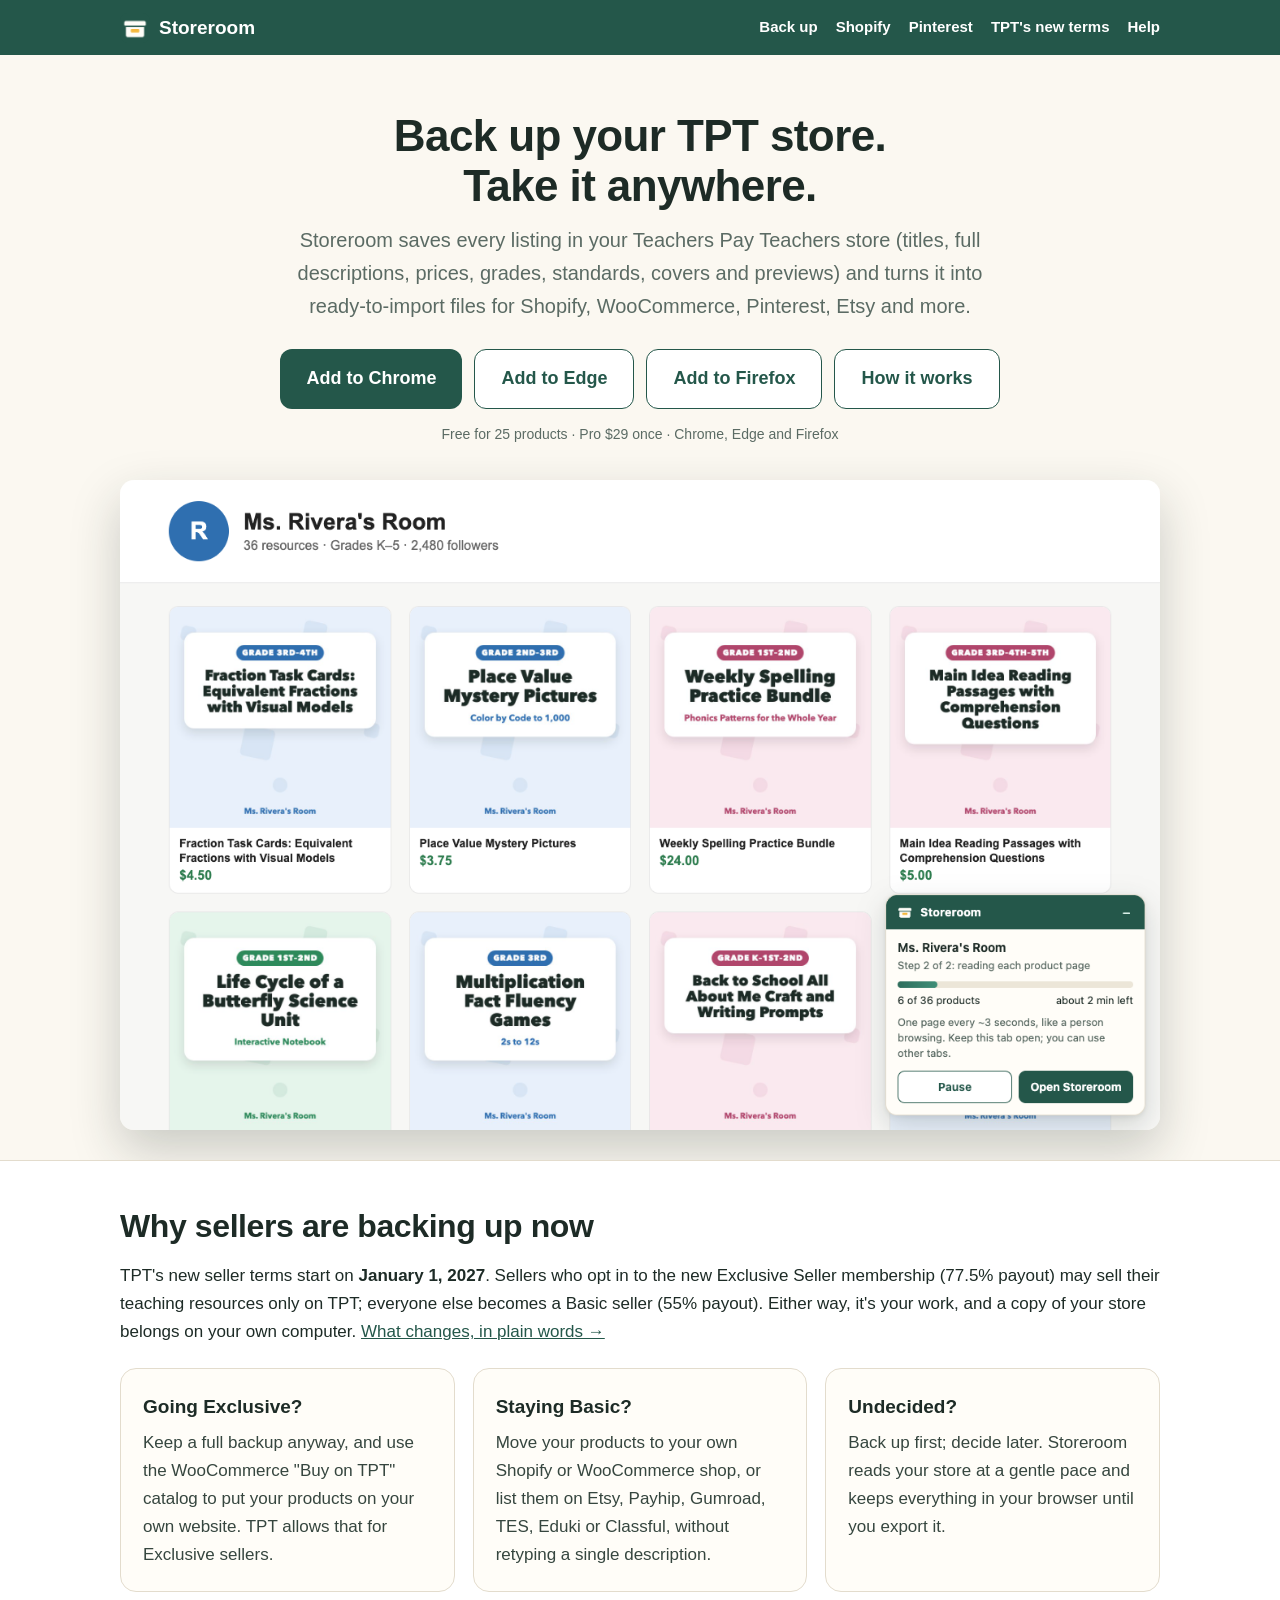
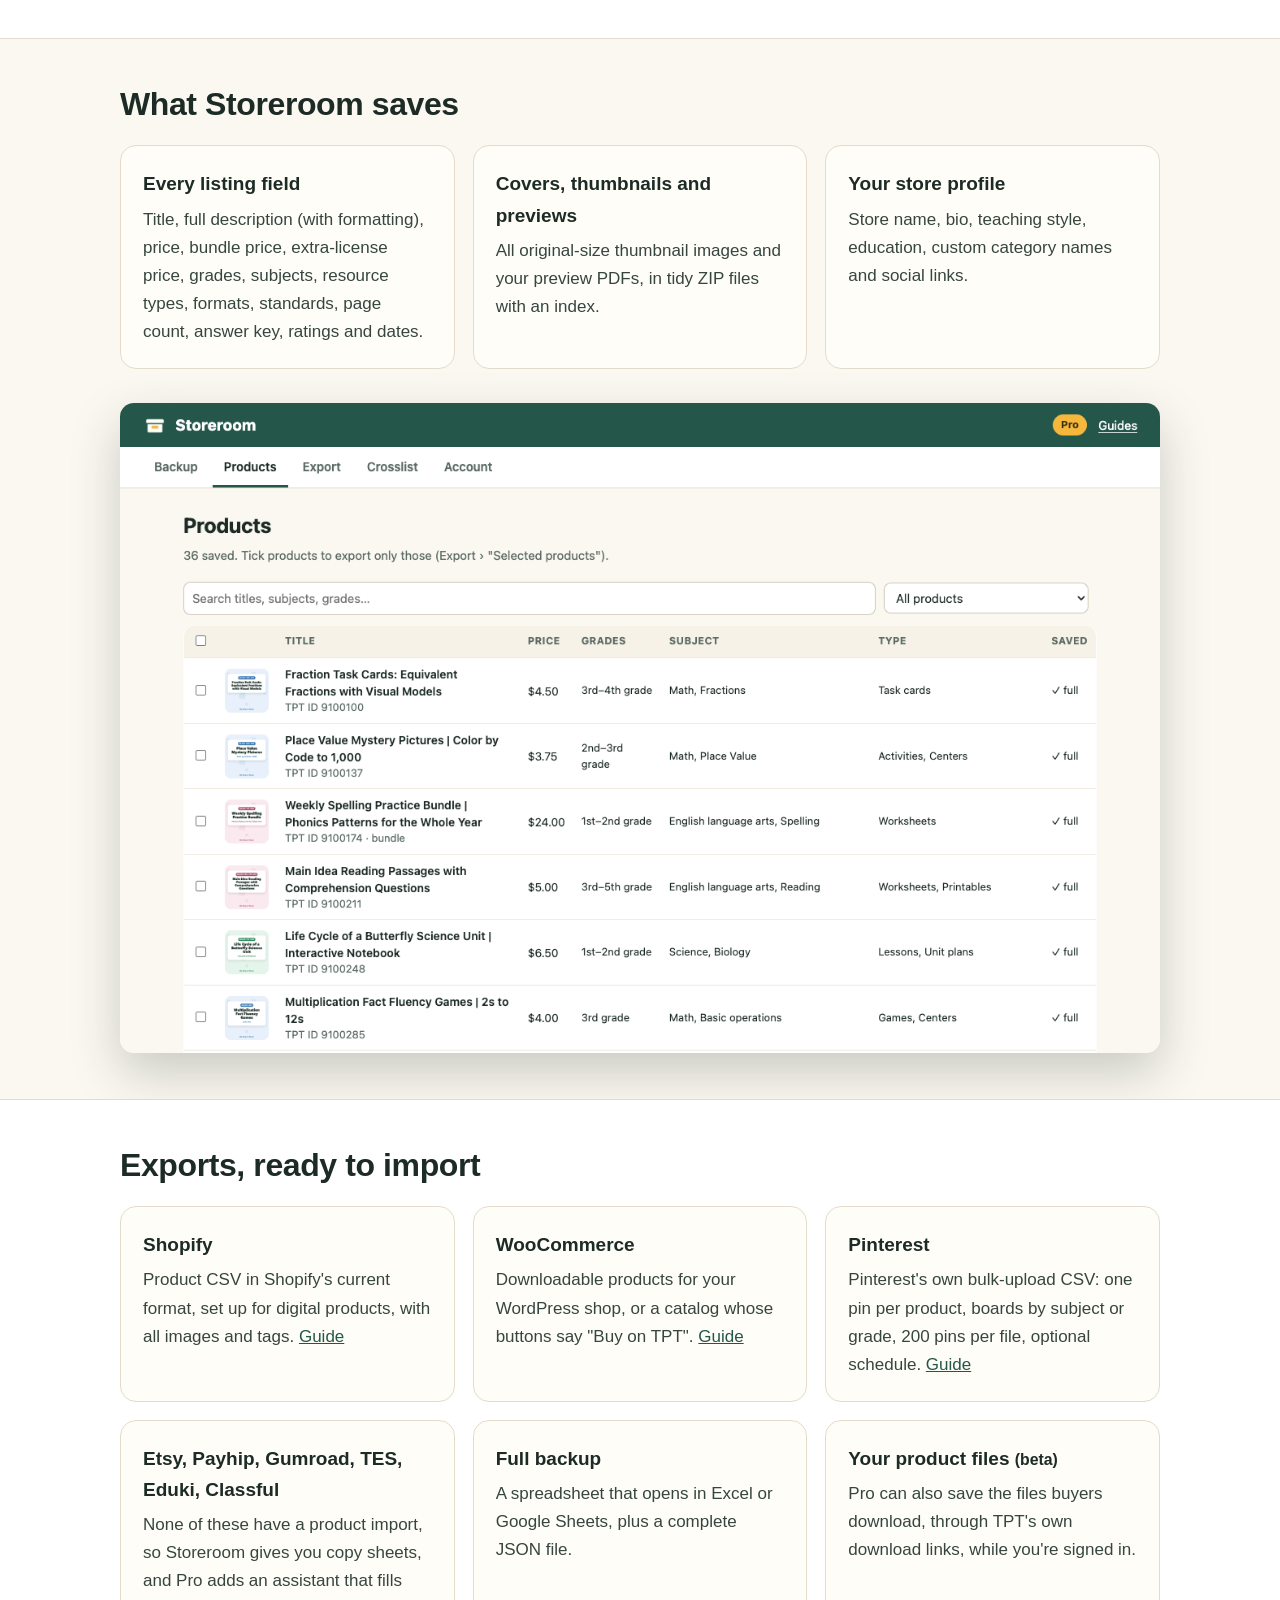
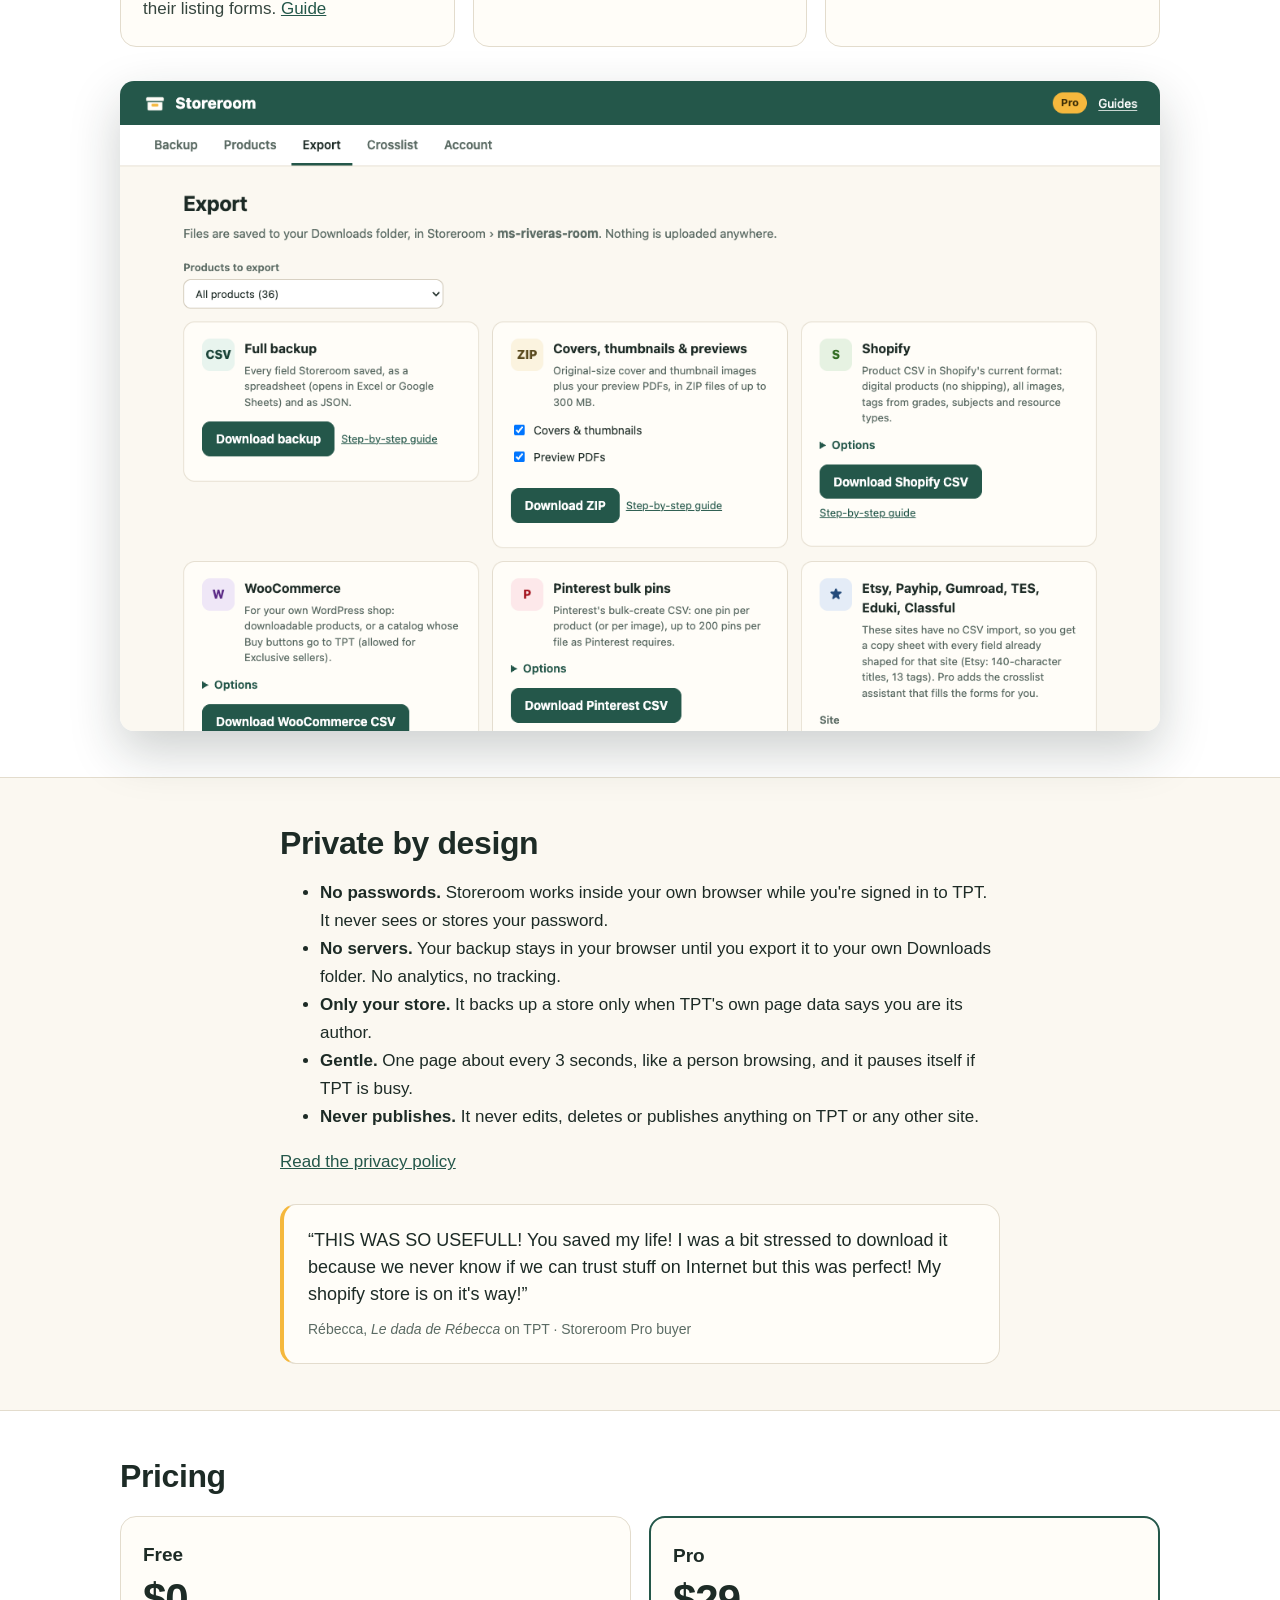
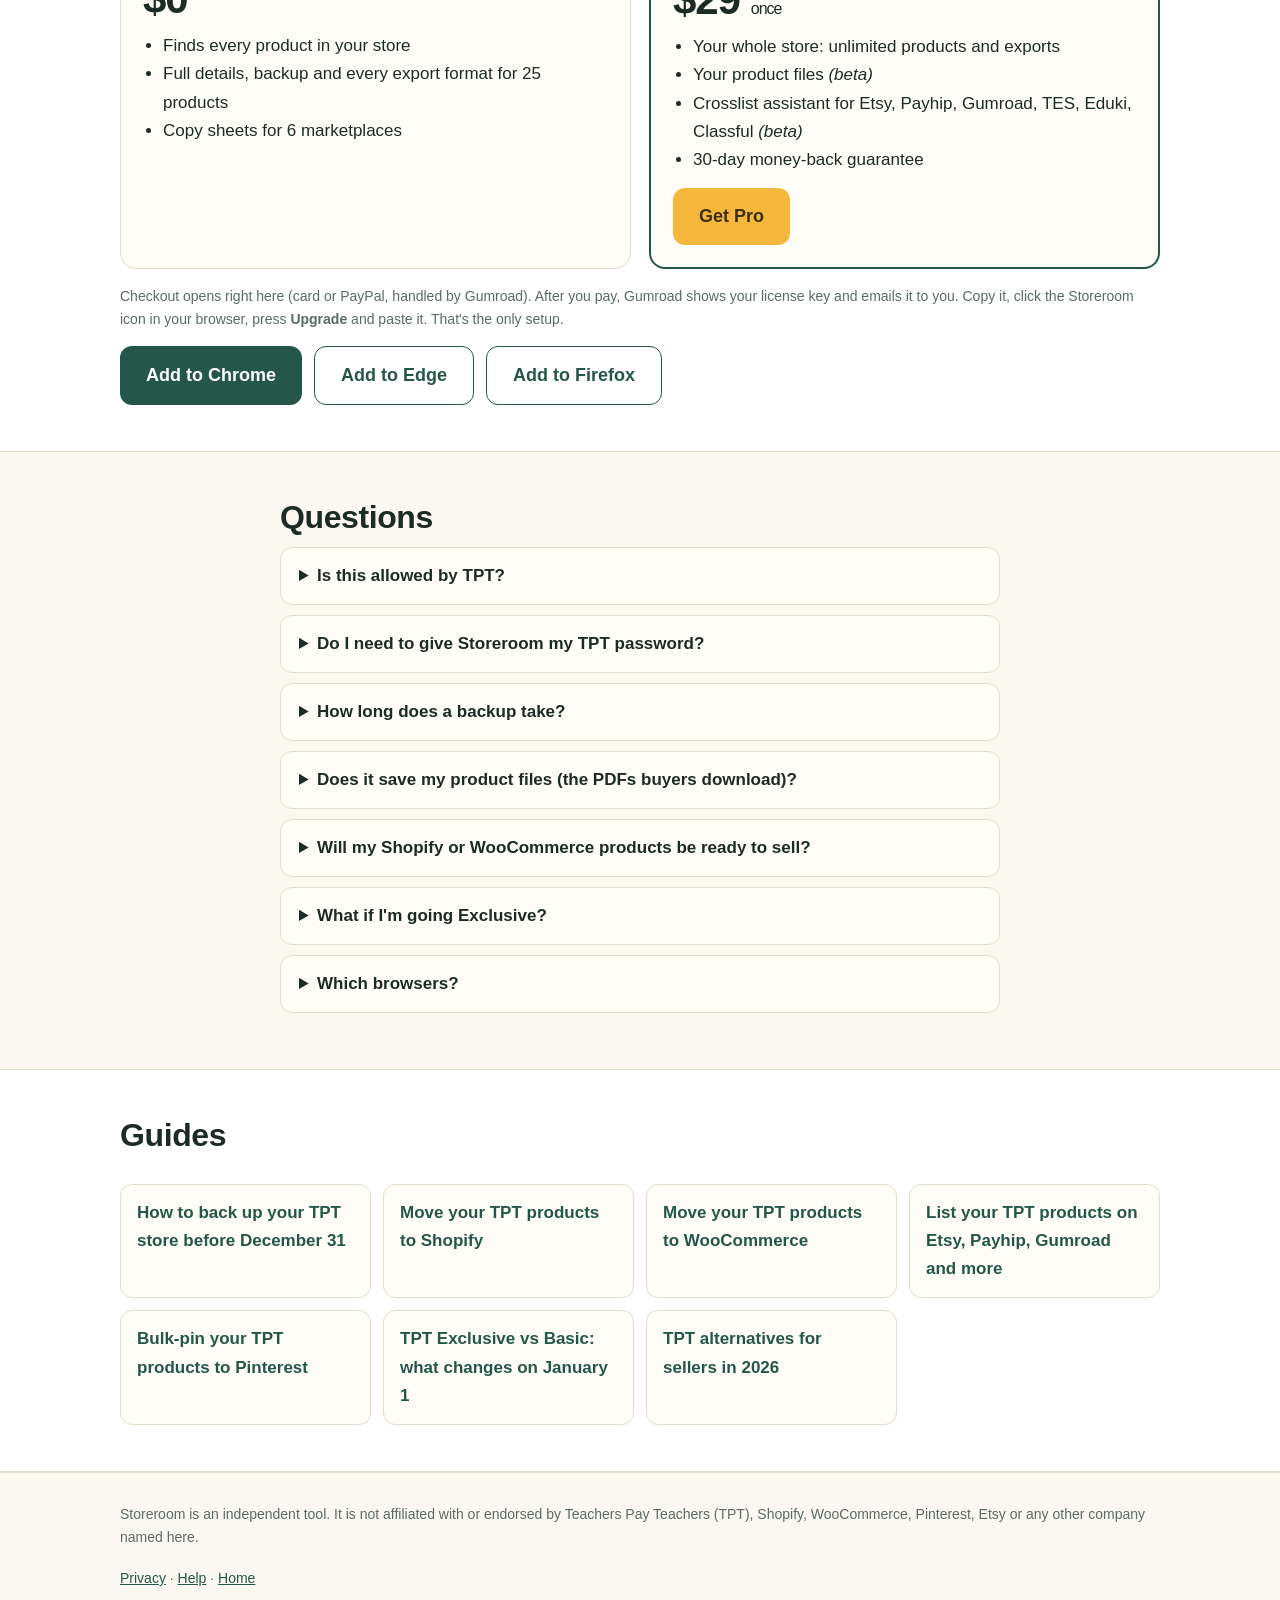
<file: index.html>
<!doctype html>
<html lang="en">
<head>
<meta charset="utf-8">
<meta name="viewport" content="width=device-width, initial-scale=1">
<title>Storeroom: Back Up and Export Your TPT Store (Shopify, Etsy, Pinterest)</title>
<meta name="description" content="Back up every product in your Teachers Pay Teachers store before January 1, then export it to Shopify, WooCommerce, Pinterest, Etsy and more. Runs privately in your browser.">
<link rel="canonical" href="https://nkiro33.github.io/storeroom/">
<meta property="og:title" content="Storeroom: Back Up and Export Your TPT Store (Shopify, Etsy, Pinterest)">
<meta property="og:description" content="Back up every product in your Teachers Pay Teachers store before January 1, then export it to Shopify, WooCommerce, Pinterest, Etsy and more. Runs privately in your browser.">
<meta property="og:image" content="https://nkiro33.github.io/storeroom/img/og.png">
<meta property="og:url" content="https://nkiro33.github.io/storeroom/">
<meta name="twitter:card" content="summary_large_image">
<link rel="icon" href="img/favicon.png">
<link rel="stylesheet" href="style.css?v=08de852a">
</head>
<body>
<nav class="top"><div class="wrap">
  <a class="brand" href="index.html"><img src="img/icon128.png" alt="">Storeroom</a>
  <a href="backup-tpt-store.html">Back up</a>
  <a href="move-tpt-to-shopify.html">Shopify</a>
  <a href="bulk-pin-tpt-products.html">Pinterest</a>
  <a href="tpt-exclusive-vs-basic.html">TPT's new terms</a>
  <a href="support.html">Help</a>
</div></nav>
<header class="hero"><div class="wrap">
  <h1>Back up your TPT store.<br>Take it anywhere.</h1>
  <p class="lead">Storeroom saves every listing in your Teachers Pay Teachers store (titles, full descriptions, prices, grades, standards, covers and previews) and turns it into ready-to-import files for Shopify, WooCommerce, Pinterest, Etsy and more.</p>
  <div class="ctas"><a class="cta" href="https://chromewebstore.google.com/detail/nmfblnbdbphkchoggcbmedejegikmcem">Add to Chrome</a> <a class="cta alt" href="https://microsoftedge.microsoft.com/addons/detail/lgbofabfmceceknhdinjmoidhicbokeg">Add to Edge</a> <a class="cta alt" href="https://addons.mozilla.org/firefox/addon/storeroom-tpt-backup/">Add to Firefox</a> <a class="cta alt" href="backup-tpt-store.html">How it works</a></div>
  <p class="small">Free for 25 products · Pro $29 once · Chrome, Edge and Firefox</p>
  <img class="shot" src="img/backup.png" alt="The Storeroom card backing up a TPT store" width="1280" height="800">
</div></header>

<section class="band"><div class="wrap">
  <h2>Why sellers are backing up now</h2>
  <p>TPT's new seller terms start on <b>January 1, 2027</b>. Sellers who opt in to the new Exclusive Seller membership (77.5% payout) may sell their teaching resources only on TPT; everyone else becomes a Basic seller (55% payout). Either way, it's your work, and a copy of your store belongs on your own computer. <a href="tpt-exclusive-vs-basic.html">What changes, in plain words →</a></p>
  <div class="grid3">
    <div class="card"><h3>Going Exclusive?</h3><p>Keep a full backup anyway, and use the WooCommerce "Buy on TPT" catalog to put your products on your own website. TPT allows that for Exclusive sellers.</p></div>
    <div class="card"><h3>Staying Basic?</h3><p>Move your products to your own Shopify or WooCommerce shop, or list them on Etsy, Payhip, Gumroad, TES, Eduki or Classful, without retyping a single description.</p></div>
    <div class="card"><h3>Undecided?</h3><p>Back up first; decide later. Storeroom reads your store at a gentle pace and keeps everything in your browser until you export it.</p></div>
  </div>
</div></section>

<section><div class="wrap">
  <h2>What Storeroom saves</h2>
  <div class="grid3">
    <div class="card"><h3>Every listing field</h3><p>Title, full description (with formatting), price, bundle price, extra-license price, grades, subjects, resource types, formats, standards, page count, answer key, ratings and dates.</p></div>
    <div class="card"><h3>Covers, thumbnails and previews</h3><p>All original-size thumbnail images and your preview PDFs, in tidy ZIP files with an index.</p></div>
    <div class="card"><h3>Your store profile</h3><p>Store name, bio, teaching style, education, custom category names and social links.</p></div>
  </div>
  <img class="shot" src="img/products.png" alt="Storeroom's product table" loading="lazy" width="1280" height="800">
</div></section>

<section class="band"><div class="wrap">
  <h2>Exports, ready to import</h2>
  <div class="grid3">
    <div class="card"><h3>Shopify</h3><p>Product CSV in Shopify's current format, set up for digital products, with all images and tags. <a href="move-tpt-to-shopify.html">Guide</a></p></div>
    <div class="card"><h3>WooCommerce</h3><p>Downloadable products for your WordPress shop, or a catalog whose buttons say "Buy on TPT". <a href="move-tpt-to-woocommerce.html">Guide</a></p></div>
    <div class="card"><h3>Pinterest</h3><p>Pinterest's own bulk-upload CSV: one pin per product, boards by subject or grade, 200 pins per file, optional schedule. <a href="bulk-pin-tpt-products.html">Guide</a></p></div>
    <div class="card"><h3>Etsy, Payhip, Gumroad, TES, Eduki, Classful</h3><p>None of these have a product import, so Storeroom gives you copy sheets, and Pro adds an assistant that fills their listing forms. <a href="move-tpt-to-etsy-payhip.html">Guide</a></p></div>
    <div class="card"><h3>Full backup</h3><p>A spreadsheet that opens in Excel or Google Sheets, plus a complete JSON file.</p></div>
    <div class="card"><h3>Your product files <small>(beta)</small></h3><p>Pro can also save the files buyers download, through TPT's own download links, while you're signed in.</p></div>
  </div>
  <img class="shot" src="img/export.png" alt="Storeroom export options" loading="lazy" width="1280" height="800">
</div></section>

<section><div class="narrow">
  <h2>Private by design</h2>
  <ul>
    <li><b>No passwords.</b> Storeroom works inside your own browser while you're signed in to TPT. It never sees or stores your password.</li>
    <li><b>No servers.</b> Your backup stays in your browser until you export it to your own Downloads folder. No analytics, no tracking.</li>
    <li><b>Only your store.</b> It backs up a store only when TPT's own page data says you are its author.</li>
    <li><b>Gentle.</b> One page about every 3 seconds, like a person browsing, and it pauses itself if TPT is busy.</li>
    <li><b>Never publishes.</b> It never edits, deletes or publishes anything on TPT or any other site.</li>
  </ul>
  <p><a href="privacy.html">Read the privacy policy</a></p>
  <figure class="quote">
    <blockquote>&ldquo;THIS WAS SO USEFULL! You saved my life! I was a bit stressed to download it because we never know if we can trust stuff on Internet but this was perfect! My shopify store is on it's way!&rdquo;</blockquote>
    <figcaption>Rébecca, <i>Le dada de Rébecca</i> on TPT &middot; Storeroom Pro buyer</figcaption>
  </figure>
</div></section>

<section class="band" id="get"><div class="wrap">
  <h2>Pricing</h2>
  <div class="price">
    <div class="card"><h3>Free</h3><b class="big">$0</b><ul><li>Finds every product in your store</li><li>Full details, backup and every export format for 25 products</li><li>Copy sheets for 6 marketplaces</li></ul></div>
    <div class="card best"><h3>Pro</h3><b class="big">$29 <small style="font-size:16px;font-weight:500">once</small></b><ul><li>Your whole store: unlimited products and exports</li><li>Your product files <i>(beta)</i></li><li>Crosslist assistant for Etsy, Payhip, Gumroad, TES, Eduki, Classful <i>(beta)</i></li><li>30-day money-back guarantee</li></ul><p style="margin-top:14px"><a class="cta gold" href="https://neblaze4.gumroad.com/l/storeroom">Get Pro</a></p></div>
  </div>
  <p class="small" style="margin-top:16px">Checkout opens right here (card or PayPal, handled by Gumroad). After you pay, Gumroad shows your license key and emails it to you. Copy it, click the Storeroom icon in your browser, press <b>Upgrade</b> and paste it. That's the only setup.</p>
  <div class="ctas" style="justify-content:flex-start;margin-top:12px"><a class="cta" href="https://chromewebstore.google.com/detail/nmfblnbdbphkchoggcbmedejegikmcem">Add to Chrome</a> <a class="cta alt" href="https://microsoftedge.microsoft.com/addons/detail/lgbofabfmceceknhdinjmoidhicbokeg">Add to Edge</a> <a class="cta alt" href="https://addons.mozilla.org/firefox/addon/storeroom-tpt-backup/">Add to Firefox</a></div>
</div></section>

<section><div class="narrow faq">
  <h2>Questions</h2>
  <details><summary>Is this allowed by TPT?</summary><p>Storeroom reads the same public store and product pages you can open yourself, only for the store you're signed in to, at a person's pace. TPT's Terms of Service say sellers keep the rights to their own content. Storeroom doesn't copy TPT's own site design or code, and it never publishes anything for you. It is not affiliated with TPT.</p></details>
  <details><summary>Do I need to give Storeroom my TPT password?</summary><p>No. Never. Storeroom works in your browser where you're already signed in. Be careful with any tool that asks for your TPT password.</p></details>
  <details><summary>How long does a backup take?</summary><p>About 3 seconds per page: 1,000 products take a little under an hour. You can keep working in other tabs, pause any time, and it picks up where it stopped.</p></details>
  <details><summary>Does it save my product files (the PDFs buyers download)?</summary><p>Storeroom saves your listings, images and previews. Pro can also try to save your product files through TPT's download links while you're signed in. That part is in beta, because TPT controls those links. Your original files on your own computer are the safest copy.</p></details>
  <details><summary>Will my Shopify or WooCommerce products be ready to sell?</summary><p>Titles, descriptions, prices, images and tags come across, as drafts by default so you can review them. You attach the actual product files in your new shop (the guides show how).</p></details>
  <details><summary>What if I'm going Exclusive?</summary><p>Keep a backup anyway. TPT's Exclusive rules still allow your own website if its Buy buttons send people to TPT, and Storeroom's WooCommerce "Buy on TPT" catalog does exactly that.</p></details>
  <details><summary>Which browsers?</summary><p>Google Chrome, Microsoft Edge and Firefox on a computer (Windows, Mac, Linux, or Chrome on a Chromebook). Not on phones or tablets.</p></details>
</div></section>

<section class="band"><div class="wrap">
  <h2>Guides</h2>
  <div class="next">
    <a href="backup-tpt-store.html">How to back up your TPT store before December 31</a>
    <a href="move-tpt-to-shopify.html">Move your TPT products to Shopify</a>
    <a href="move-tpt-to-woocommerce.html">Move your TPT products to WooCommerce</a>
    <a href="move-tpt-to-etsy-payhip.html">List your TPT products on Etsy, Payhip, Gumroad and more</a>
    <a href="bulk-pin-tpt-products.html">Bulk-pin your TPT products to Pinterest</a>
    <a href="tpt-exclusive-vs-basic.html">TPT Exclusive vs Basic: what changes on January 1</a>
    <a href="tpt-alternatives.html">TPT alternatives for sellers in 2026</a>
  </div>
</div></section>

<footer><div class="wrap">
  <span>Storeroom is an independent tool. It is not affiliated with or endorsed by Teachers Pay Teachers (TPT), Shopify, WooCommerce, Pinterest, Etsy or any other company named here.</span>
  <span><a href="privacy.html">Privacy</a> · <a href="support.html">Help</a> · <a href="index.html">Home</a></span>
</div></footer>
<script src="https://gumroad.com/js/gumroad.js"></script>
</body>
</html>
</file>
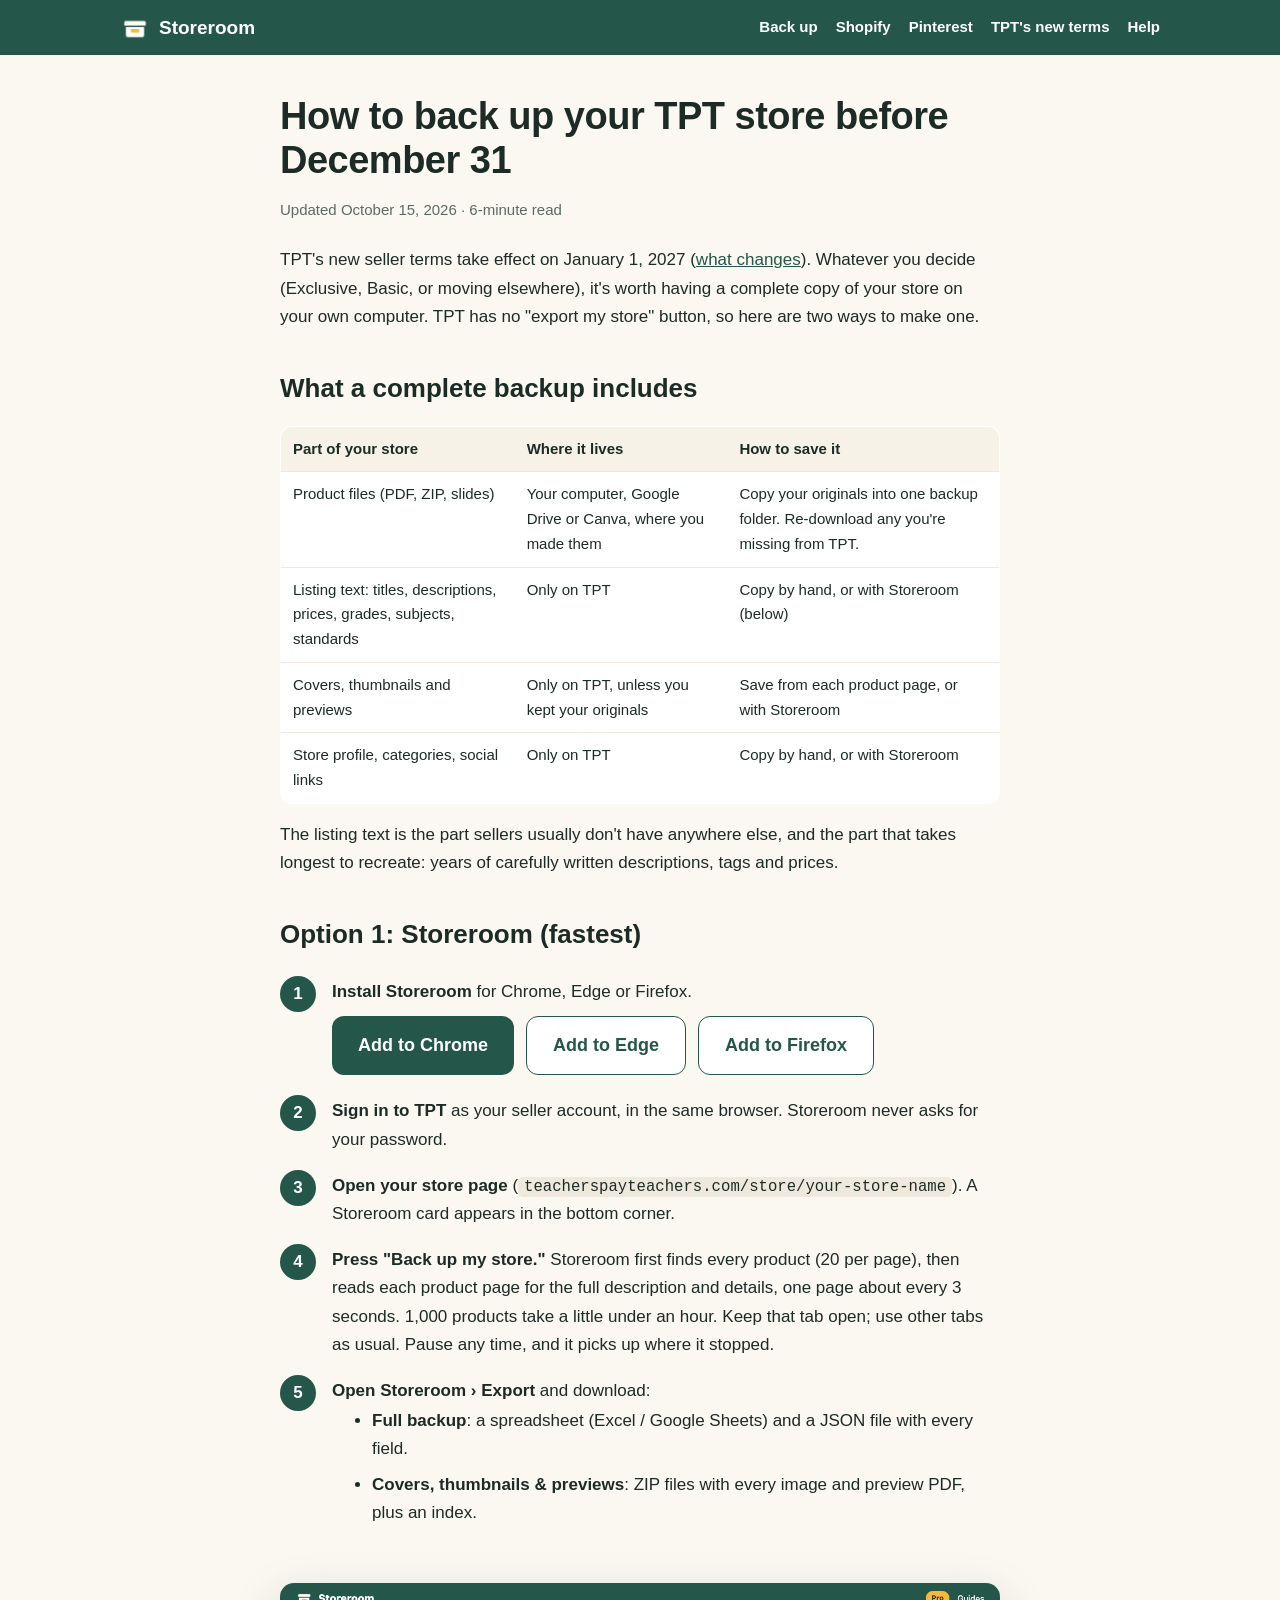
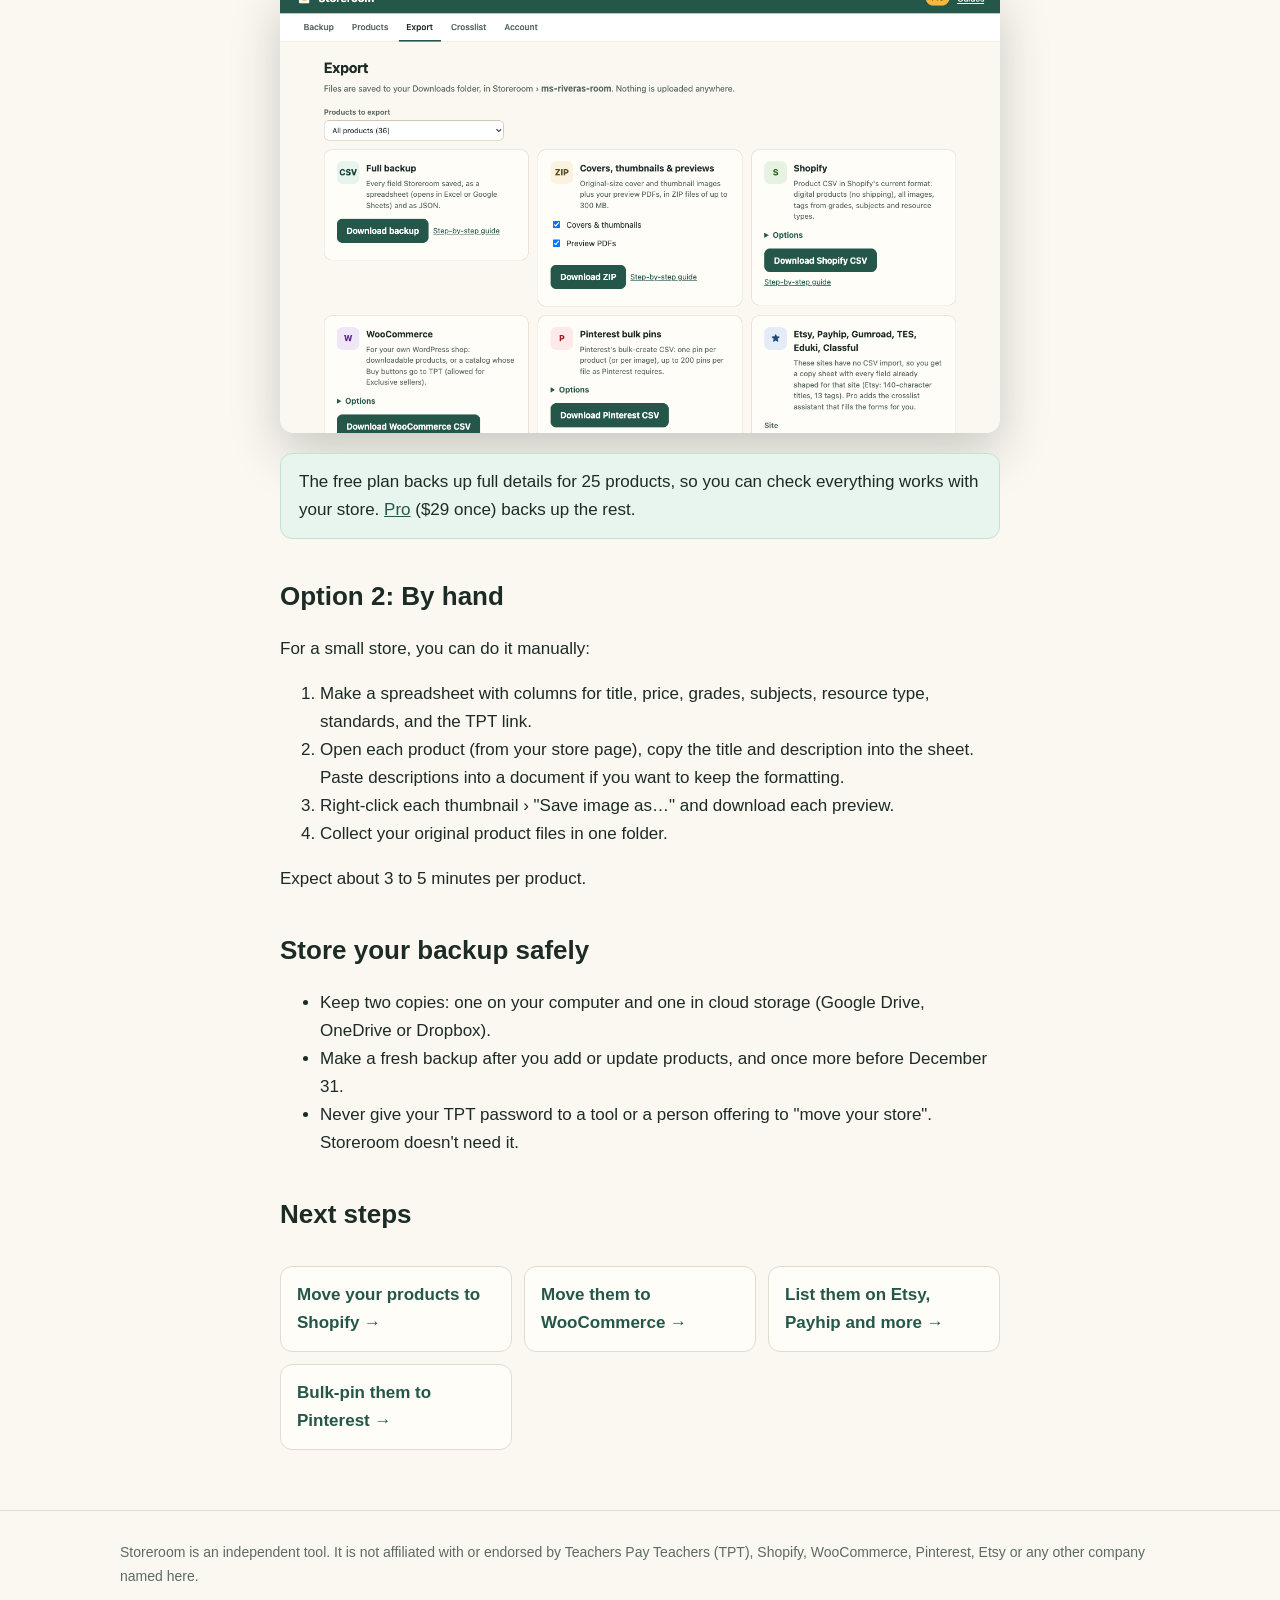
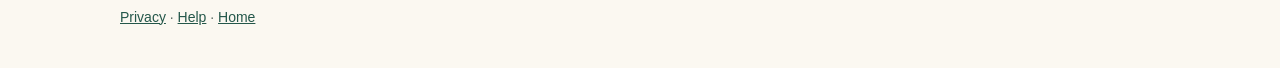
<file: backup-tpt-store.html>
<!doctype html>
<html lang="en">
<head>
<meta charset="utf-8">
<meta name="viewport" content="width=device-width, initial-scale=1">
<title>How to Back Up Your TPT Store Before December 31 (2026 Guide)</title>
<meta name="description" content="Step-by-step: save every product in your Teachers Pay Teachers store (titles, descriptions, prices, grades, covers, previews) to your own computer before TPT's January 1, 2027 seller changes.">
<link rel="canonical" href="https://nkiro33.github.io/storeroom/backup-tpt-store.html">
<meta property="og:title" content="How to Back Up Your TPT Store Before December 31 (2026 Guide)">
<meta property="og:description" content="Step-by-step: save every product in your Teachers Pay Teachers store (titles, descriptions, prices, grades, covers, previews) to your own computer before TPT's January 1, 2027 seller changes.">
<meta property="og:image" content="https://nkiro33.github.io/storeroom/img/og.png">
<meta property="og:url" content="https://nkiro33.github.io/storeroom/backup-tpt-store.html">
<meta name="twitter:card" content="summary_large_image">
<link rel="icon" href="img/favicon.png">
<link rel="stylesheet" href="style.css?v=08de852a">
</head>
<body>
<nav class="top"><div class="wrap">
  <a class="brand" href="index.html"><img src="img/icon128.png" alt="">Storeroom</a>
  <a href="backup-tpt-store.html">Back up</a>
  <a href="move-tpt-to-shopify.html">Shopify</a>
  <a href="bulk-pin-tpt-products.html">Pinterest</a>
  <a href="tpt-exclusive-vs-basic.html">TPT's new terms</a>
  <a href="support.html">Help</a>
</div></nav>
<article><div class="narrow">
  <h1>How to back up your TPT store before December 31</h1>
  <p class="meta">Updated October 15, 2026 · 6-minute read</p>

  <p>TPT's new seller terms take effect on January 1, 2027 (<a href="tpt-exclusive-vs-basic.html">what changes</a>). Whatever you decide (Exclusive, Basic, or moving elsewhere), it's worth having a complete copy of your store on your own computer. TPT has no "export my store" button, so here are two ways to make one.</p>

  <h2>What a complete backup includes</h2>
  <table class="t">
    <tr><th>Part of your store</th><th>Where it lives</th><th>How to save it</th></tr>
    <tr><td>Product files (PDF, ZIP, slides)</td><td>Your computer, Google Drive or Canva, where you made them</td><td>Copy your originals into one backup folder. Re-download any you're missing from TPT.</td></tr>
    <tr><td>Listing text: titles, descriptions, prices, grades, subjects, standards</td><td>Only on TPT</td><td>Copy by hand, or with Storeroom (below)</td></tr>
    <tr><td>Covers, thumbnails and previews</td><td>Only on TPT, unless you kept your originals</td><td>Save from each product page, or with Storeroom</td></tr>
    <tr><td>Store profile, categories, social links</td><td>Only on TPT</td><td>Copy by hand, or with Storeroom</td></tr>
  </table>
  <p>The listing text is the part sellers usually don't have anywhere else, and the part that takes longest to recreate: years of carefully written descriptions, tags and prices.</p>

  <h2>Option 1: Storeroom (fastest)</h2>
  <ol class="steps">
    <li><b>Install Storeroom</b> for Chrome, Edge or Firefox.<div class="ctas" style="justify-content:flex-start;margin:10px 0 4px"><a class="cta" href="https://chromewebstore.google.com/detail/nmfblnbdbphkchoggcbmedejegikmcem">Add to Chrome</a> <a class="cta alt" href="https://microsoftedge.microsoft.com/addons/detail/lgbofabfmceceknhdinjmoidhicbokeg">Add to Edge</a> <a class="cta alt" href="https://addons.mozilla.org/firefox/addon/storeroom-tpt-backup/">Add to Firefox</a></div></li>
    <li><b>Sign in to TPT</b> as your seller account, in the same browser. Storeroom never asks for your password.</li>
    <li><b>Open your store page</b> (<code>teacherspayteachers.com/store/your-store-name</code>). A Storeroom card appears in the bottom corner.</li>
    <li><b>Press "Back up my store."</b> Storeroom first finds every product (20 per page), then reads each product page for the full description and details, one page about every 3 seconds. 1,000 products take a little under an hour. Keep that tab open; use other tabs as usual. Pause any time, and it picks up where it stopped.</li>
    <li><b>Open Storeroom › Export</b> and download:
      <ul>
        <li><b>Full backup</b>: a spreadsheet (Excel / Google Sheets) and a JSON file with every field.</li>
        <li><b>Covers, thumbnails &amp; previews</b>: ZIP files with every image and preview PDF, plus an index.</li>
      </ul>
    </li>
  </ol>
  <img class="shot" src="img/export.png" alt="Storeroom's Export tab" loading="lazy" width="1280" height="800">
  <div class="ok">The free plan backs up full details for 25 products, so you can check everything works with your store. <a href="index.html#get">Pro</a> ($29 once) backs up the rest.</div>

  <h2>Option 2: By hand</h2>
  <p>For a small store, you can do it manually:</p>
  <ol>
    <li>Make a spreadsheet with columns for title, price, grades, subjects, resource type, standards, and the TPT link.</li>
    <li>Open each product (from your store page), copy the title and description into the sheet. Paste descriptions into a document if you want to keep the formatting.</li>
    <li>Right-click each thumbnail › "Save image as…" and download each preview.</li>
    <li>Collect your original product files in one folder.</li>
  </ol>
  <p>Expect about 3 to 5 minutes per product.</p>

  <h2>Store your backup safely</h2>
  <ul>
    <li>Keep two copies: one on your computer and one in cloud storage (Google Drive, OneDrive or Dropbox).</li>
    <li>Make a fresh backup after you add or update products, and once more before December 31.</li>
    <li>Never give your TPT password to a tool or a person offering to "move your store". Storeroom doesn't need it.</li>
  </ul>

  <h2>Next steps</h2>
  <div class="next">
    <a href="move-tpt-to-shopify.html">Move your products to Shopify →</a>
    <a href="move-tpt-to-woocommerce.html">Move them to WooCommerce →</a>
    <a href="move-tpt-to-etsy-payhip.html">List them on Etsy, Payhip and more →</a>
    <a href="bulk-pin-tpt-products.html">Bulk-pin them to Pinterest →</a>
  </div>
</div></article>

<footer><div class="wrap">
  <span>Storeroom is an independent tool. It is not affiliated with or endorsed by Teachers Pay Teachers (TPT), Shopify, WooCommerce, Pinterest, Etsy or any other company named here.</span>
  <span><a href="privacy.html">Privacy</a> · <a href="support.html">Help</a> · <a href="index.html">Home</a></span>
</div></footer>
</body>
</html>
</file>
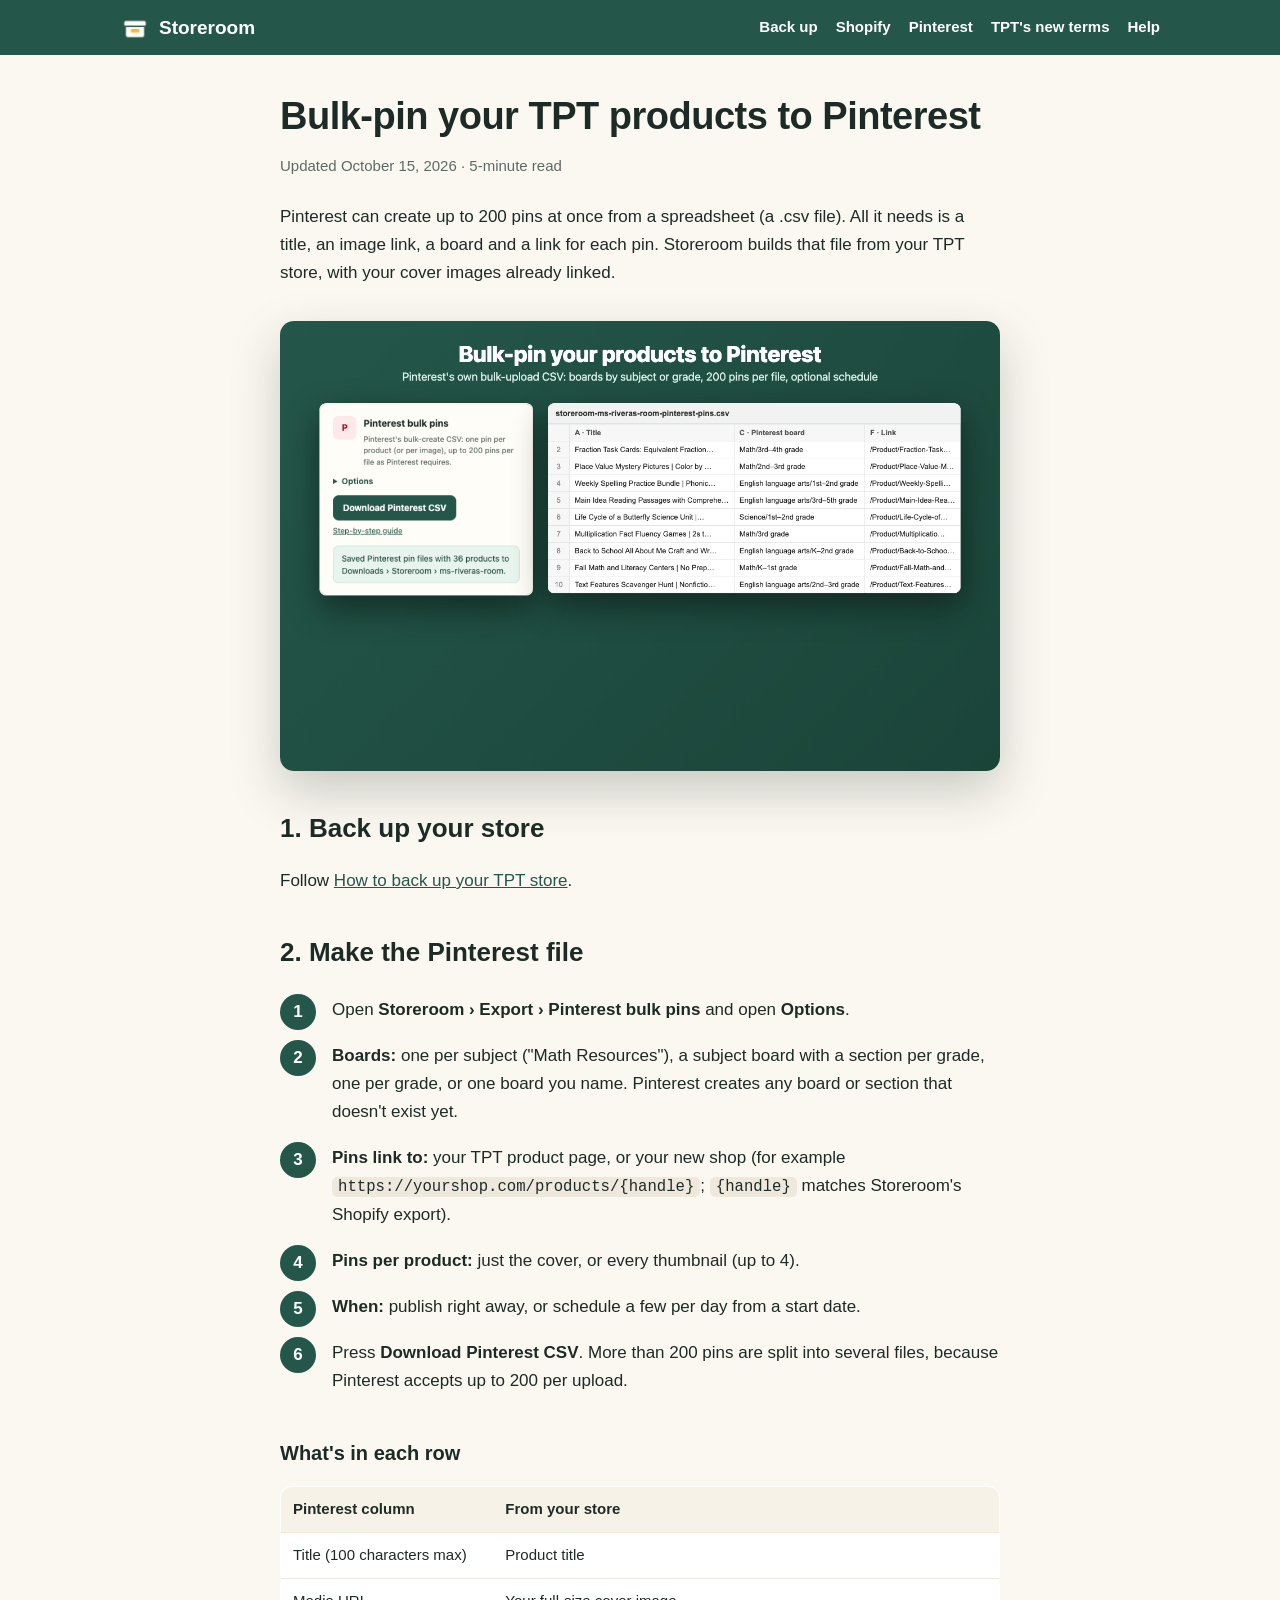
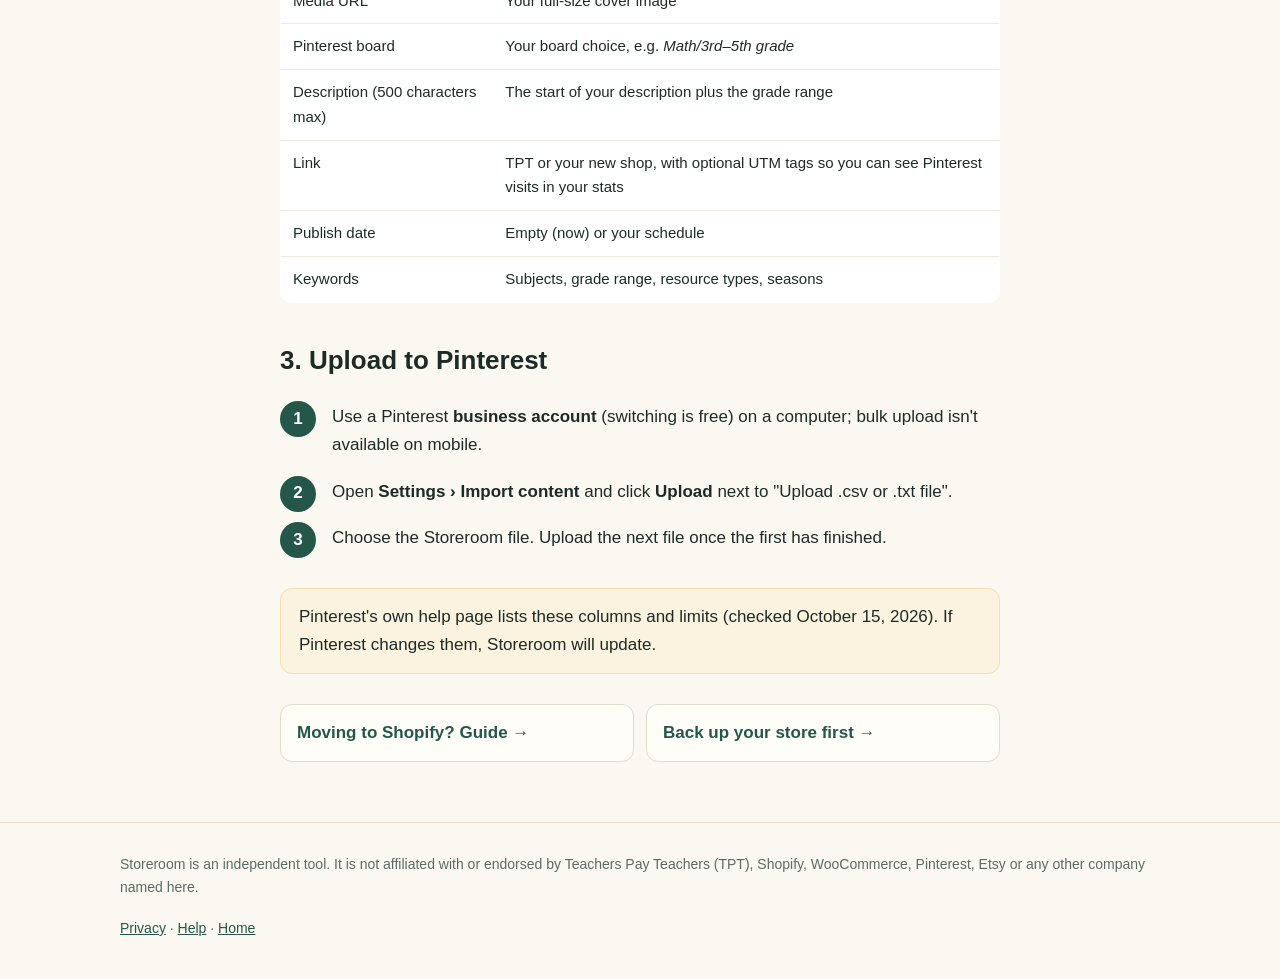
<file: bulk-pin-tpt-products.html>
<!doctype html>
<html lang="en">
<head>
<meta charset="utf-8">
<meta name="viewport" content="width=device-width, initial-scale=1">
<title>How to Bulk-Pin Your TPT Products to Pinterest With a CSV (2026)</title>
<meta name="description" content="Turn every product in your Teachers Pay Teachers store into a Pinterest pin at once, using Pinterest's own bulk-upload CSV: boards by subject or grade, up to 200 pins per file.">
<link rel="canonical" href="https://nkiro33.github.io/storeroom/bulk-pin-tpt-products.html">
<meta property="og:title" content="How to Bulk-Pin Your TPT Products to Pinterest With a CSV (2026)">
<meta property="og:description" content="Turn every product in your Teachers Pay Teachers store into a Pinterest pin at once, using Pinterest's own bulk-upload CSV: boards by subject or grade, up to 200 pins per file.">
<meta property="og:image" content="https://nkiro33.github.io/storeroom/img/og.png">
<meta property="og:url" content="https://nkiro33.github.io/storeroom/bulk-pin-tpt-products.html">
<meta name="twitter:card" content="summary_large_image">
<link rel="icon" href="img/favicon.png">
<link rel="stylesheet" href="style.css?v=08de852a">
</head>
<body>
<nav class="top"><div class="wrap">
  <a class="brand" href="index.html"><img src="img/icon128.png" alt="">Storeroom</a>
  <a href="backup-tpt-store.html">Back up</a>
  <a href="move-tpt-to-shopify.html">Shopify</a>
  <a href="bulk-pin-tpt-products.html">Pinterest</a>
  <a href="tpt-exclusive-vs-basic.html">TPT's new terms</a>
  <a href="support.html">Help</a>
</div></nav>
<article><div class="narrow">
  <h1>Bulk-pin your TPT products to Pinterest</h1>
  <p class="meta">Updated October 15, 2026 · 5-minute read</p>
  <p>Pinterest can create up to 200 pins at once from a spreadsheet (a .csv file). All it needs is a title, an image link, a board and a link for each pin. Storeroom builds that file from your TPT store, with your cover images already linked.</p>
  <img class="shot" src="img/pinterest.png" alt="Storeroom's Pinterest export and the CSV it creates" loading="lazy" width="1280" height="800">

  <h2>1. Back up your store</h2>
  <p>Follow <a href="backup-tpt-store.html">How to back up your TPT store</a>.</p>

  <h2>2. Make the Pinterest file</h2>
  <ol class="steps">
    <li>Open <b>Storeroom › Export › Pinterest bulk pins</b> and open <b>Options</b>.</li>
    <li><b>Boards:</b> one per subject ("Math Resources"), a subject board with a section per grade, one per grade, or one board you name. Pinterest creates any board or section that doesn't exist yet.</li>
    <li><b>Pins link to:</b> your TPT product page, or your new shop (for example <code>https://yourshop.com/products/{handle}</code>; <code>{handle}</code> matches Storeroom's Shopify export).</li>
    <li><b>Pins per product:</b> just the cover, or every thumbnail (up to 4).</li>
    <li><b>When:</b> publish right away, or schedule a few per day from a start date.</li>
    <li>Press <b>Download Pinterest CSV</b>. More than 200 pins are split into several files, because Pinterest accepts up to 200 per upload.</li>
  </ol>
  <h3>What's in each row</h3>
  <table class="t">
    <tr><th>Pinterest column</th><th>From your store</th></tr>
    <tr><td>Title (100 characters max)</td><td>Product title</td></tr>
    <tr><td>Media URL</td><td>Your full-size cover image</td></tr>
    <tr><td>Pinterest board</td><td>Your board choice, e.g. <i>Math/3rd–5th grade</i></td></tr>
    <tr><td>Description (500 characters max)</td><td>The start of your description plus the grade range</td></tr>
    <tr><td>Link</td><td>TPT or your new shop, with optional UTM tags so you can see Pinterest visits in your stats</td></tr>
    <tr><td>Publish date</td><td>Empty (now) or your schedule</td></tr>
    <tr><td>Keywords</td><td>Subjects, grade range, resource types, seasons</td></tr>
  </table>

  <h2>3. Upload to Pinterest</h2>
  <ol class="steps">
    <li>Use a Pinterest <b>business account</b> (switching is free) on a computer; bulk upload isn't available on mobile.</li>
    <li>Open <b>Settings › Import content</b> and click <b>Upload</b> next to "Upload .csv or .txt file".</li>
    <li>Choose the Storeroom file. Upload the next file once the first has finished.</li>
  </ol>
  <div class="note">Pinterest's own help page lists these columns and limits (checked October 15, 2026). If Pinterest changes them, Storeroom will update.</div>
  <div class="next">
    <a href="move-tpt-to-shopify.html">Moving to Shopify? Guide →</a>
    <a href="backup-tpt-store.html">Back up your store first →</a>
  </div>
</div></article>

<footer><div class="wrap">
  <span>Storeroom is an independent tool. It is not affiliated with or endorsed by Teachers Pay Teachers (TPT), Shopify, WooCommerce, Pinterest, Etsy or any other company named here.</span>
  <span><a href="privacy.html">Privacy</a> · <a href="support.html">Help</a> · <a href="index.html">Home</a></span>
</div></footer>
</body>
</html>
</file>
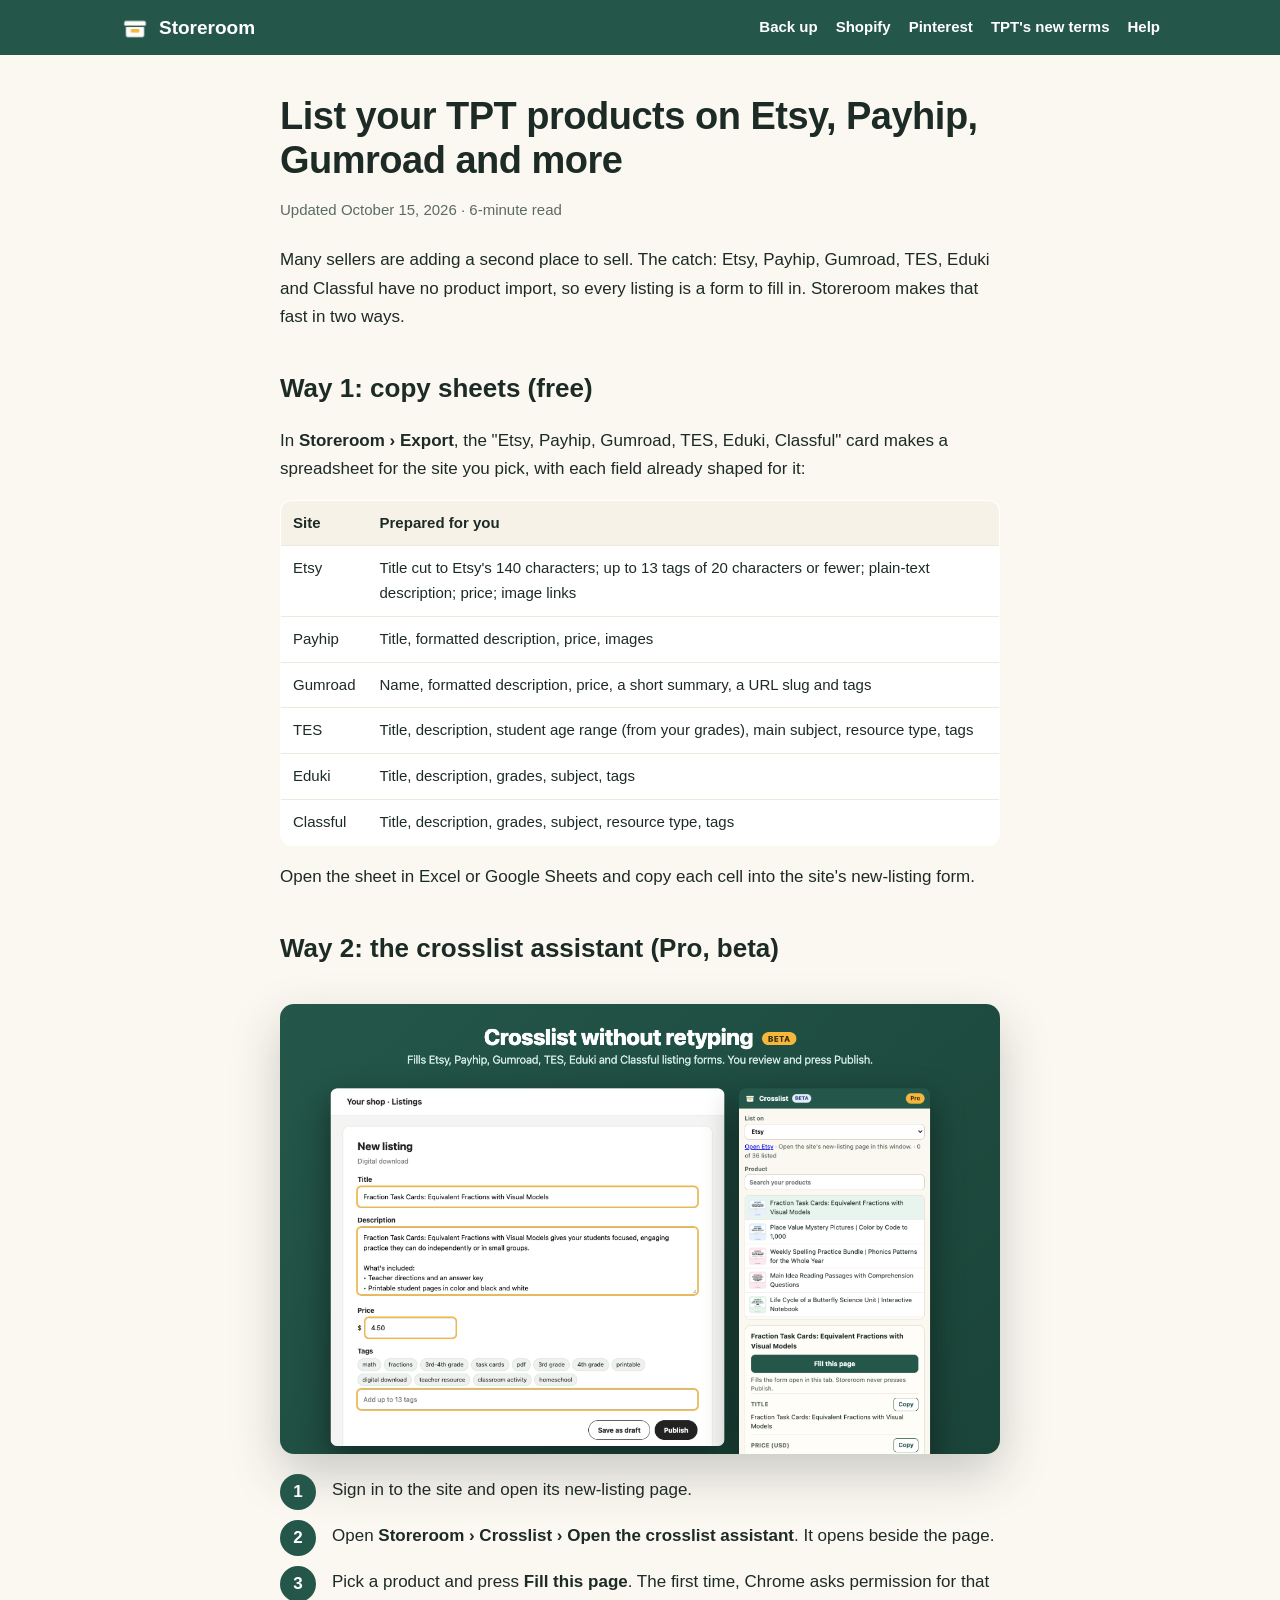
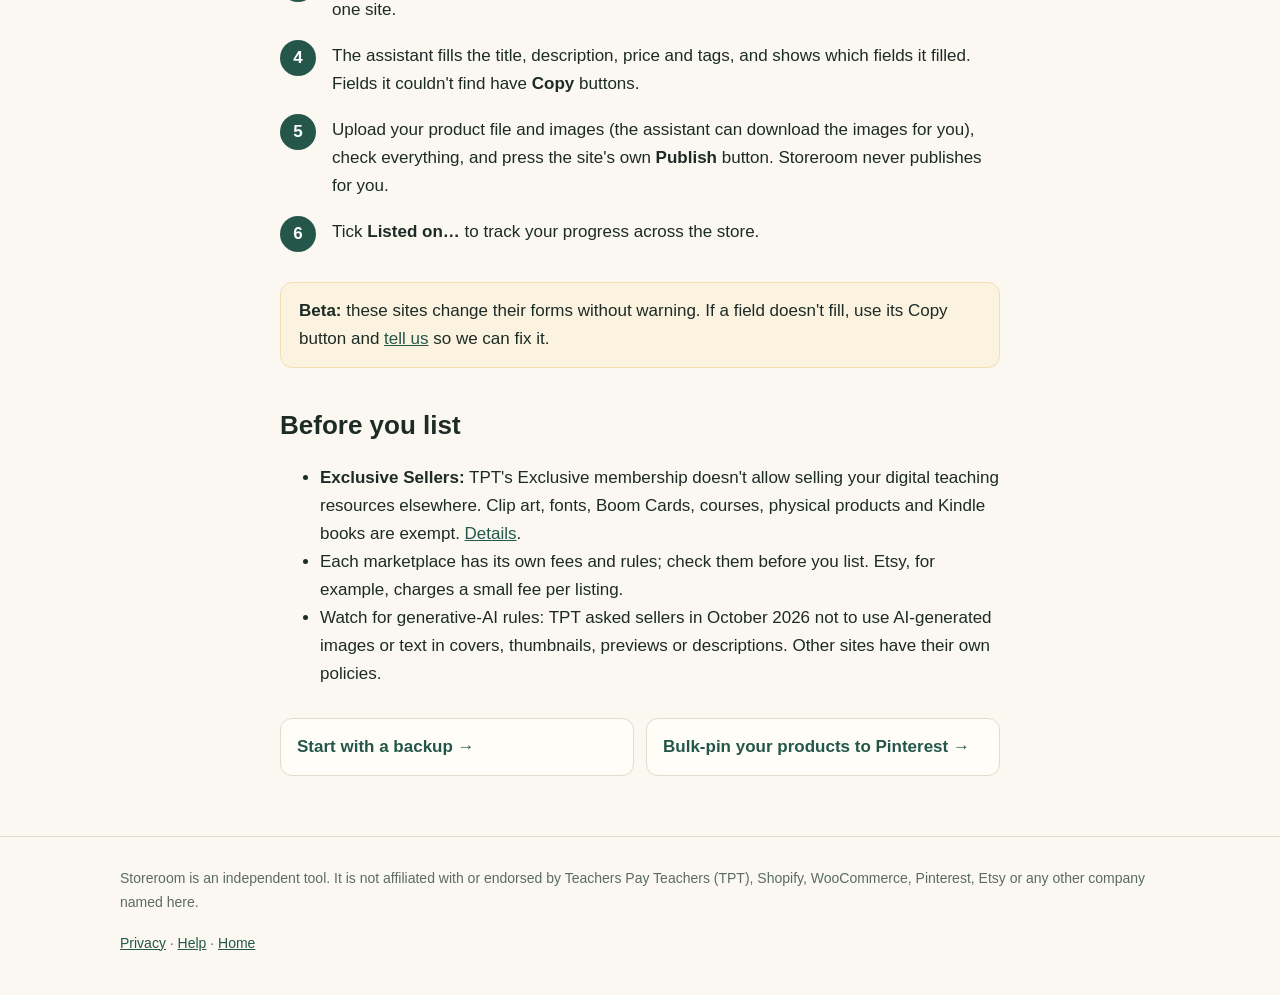
<file: move-tpt-to-etsy-payhip.html>
<!doctype html>
<html lang="en">
<head>
<meta charset="utf-8">
<meta name="viewport" content="width=device-width, initial-scale=1">
<title>How to List Your TPT Products on Etsy, Payhip, Gumroad, TES, Eduki and Classful</title>
<meta name="description" content="None of these marketplaces can import a product file. Here's the fastest way to list your Teachers Pay Teachers resources on them without retyping titles, descriptions and tags.">
<link rel="canonical" href="https://nkiro33.github.io/storeroom/move-tpt-to-etsy-payhip.html">
<meta property="og:title" content="How to List Your TPT Products on Etsy, Payhip, Gumroad, TES, Eduki and Classful">
<meta property="og:description" content="None of these marketplaces can import a product file. Here's the fastest way to list your Teachers Pay Teachers resources on them without retyping titles, descriptions and tags.">
<meta property="og:image" content="https://nkiro33.github.io/storeroom/img/og.png">
<meta property="og:url" content="https://nkiro33.github.io/storeroom/move-tpt-to-etsy-payhip.html">
<meta name="twitter:card" content="summary_large_image">
<link rel="icon" href="img/favicon.png">
<link rel="stylesheet" href="style.css?v=08de852a">
</head>
<body>
<nav class="top"><div class="wrap">
  <a class="brand" href="index.html"><img src="img/icon128.png" alt="">Storeroom</a>
  <a href="backup-tpt-store.html">Back up</a>
  <a href="move-tpt-to-shopify.html">Shopify</a>
  <a href="bulk-pin-tpt-products.html">Pinterest</a>
  <a href="tpt-exclusive-vs-basic.html">TPT's new terms</a>
  <a href="support.html">Help</a>
</div></nav>
<article><div class="narrow">
  <h1>List your TPT products on Etsy, Payhip, Gumroad and more</h1>
  <p class="meta">Updated October 15, 2026 · 6-minute read</p>
  <p>Many sellers are adding a second place to sell. The catch: Etsy, Payhip, Gumroad, TES, Eduki and Classful have no product import, so every listing is a form to fill in. Storeroom makes that fast in two ways.</p>

  <h2>Way 1: copy sheets (free)</h2>
  <p>In <b>Storeroom › Export</b>, the "Etsy, Payhip, Gumroad, TES, Eduki, Classful" card makes a spreadsheet for the site you pick, with each field already shaped for it:</p>
  <table class="t">
    <tr><th>Site</th><th>Prepared for you</th></tr>
    <tr><td>Etsy</td><td>Title cut to Etsy's 140 characters; up to 13 tags of 20 characters or fewer; plain-text description; price; image links</td></tr>
    <tr><td>Payhip</td><td>Title, formatted description, price, images</td></tr>
    <tr><td>Gumroad</td><td>Name, formatted description, price, a short summary, a URL slug and tags</td></tr>
    <tr><td>TES</td><td>Title, description, student age range (from your grades), main subject, resource type, tags</td></tr>
    <tr><td>Eduki</td><td>Title, description, grades, subject, tags</td></tr>
    <tr><td>Classful</td><td>Title, description, grades, subject, resource type, tags</td></tr>
  </table>
  <p>Open the sheet in Excel or Google Sheets and copy each cell into the site's new-listing form.</p>

  <h2>Way 2: the crosslist assistant (Pro, beta)</h2>
  <img class="shot" src="img/crosslist.png" alt="Storeroom's crosslist assistant filling a listing form" loading="lazy" width="1280" height="800">
  <ol class="steps">
    <li>Sign in to the site and open its new-listing page.</li>
    <li>Open <b>Storeroom › Crosslist › Open the crosslist assistant</b>. It opens beside the page.</li>
    <li>Pick a product and press <b>Fill this page</b>. The first time, Chrome asks permission for that one site.</li>
    <li>The assistant fills the title, description, price and tags, and shows which fields it filled. Fields it couldn't find have <b>Copy</b> buttons.</li>
    <li>Upload your product file and images (the assistant can download the images for you), check everything, and press the site's own <b>Publish</b> button. Storeroom never publishes for you.</li>
    <li>Tick <b>Listed on…</b> to track your progress across the store.</li>
  </ol>
  <div class="note"><b>Beta:</b> these sites change their forms without warning. If a field doesn't fill, use its Copy button and <a href="support.html">tell us</a> so we can fix it.</div>

  <h2>Before you list</h2>
  <ul>
    <li><b>Exclusive Sellers:</b> TPT's Exclusive membership doesn't allow selling your digital teaching resources elsewhere. Clip art, fonts, Boom Cards, courses, physical products and Kindle books are exempt. <a href="tpt-exclusive-vs-basic.html">Details</a>.</li>
    <li>Each marketplace has its own fees and rules; check them before you list. Etsy, for example, charges a small fee per listing.</li>
    <li>Watch for generative-AI rules: TPT asked sellers in October 2026 not to use AI-generated images or text in covers, thumbnails, previews or descriptions. Other sites have their own policies.</li>
  </ul>
  <div class="next">
    <a href="backup-tpt-store.html">Start with a backup →</a>
    <a href="bulk-pin-tpt-products.html">Bulk-pin your products to Pinterest →</a>
  </div>
</div></article>

<footer><div class="wrap">
  <span>Storeroom is an independent tool. It is not affiliated with or endorsed by Teachers Pay Teachers (TPT), Shopify, WooCommerce, Pinterest, Etsy or any other company named here.</span>
  <span><a href="privacy.html">Privacy</a> · <a href="support.html">Help</a> · <a href="index.html">Home</a></span>
</div></footer>
</body>
</html>
</file>
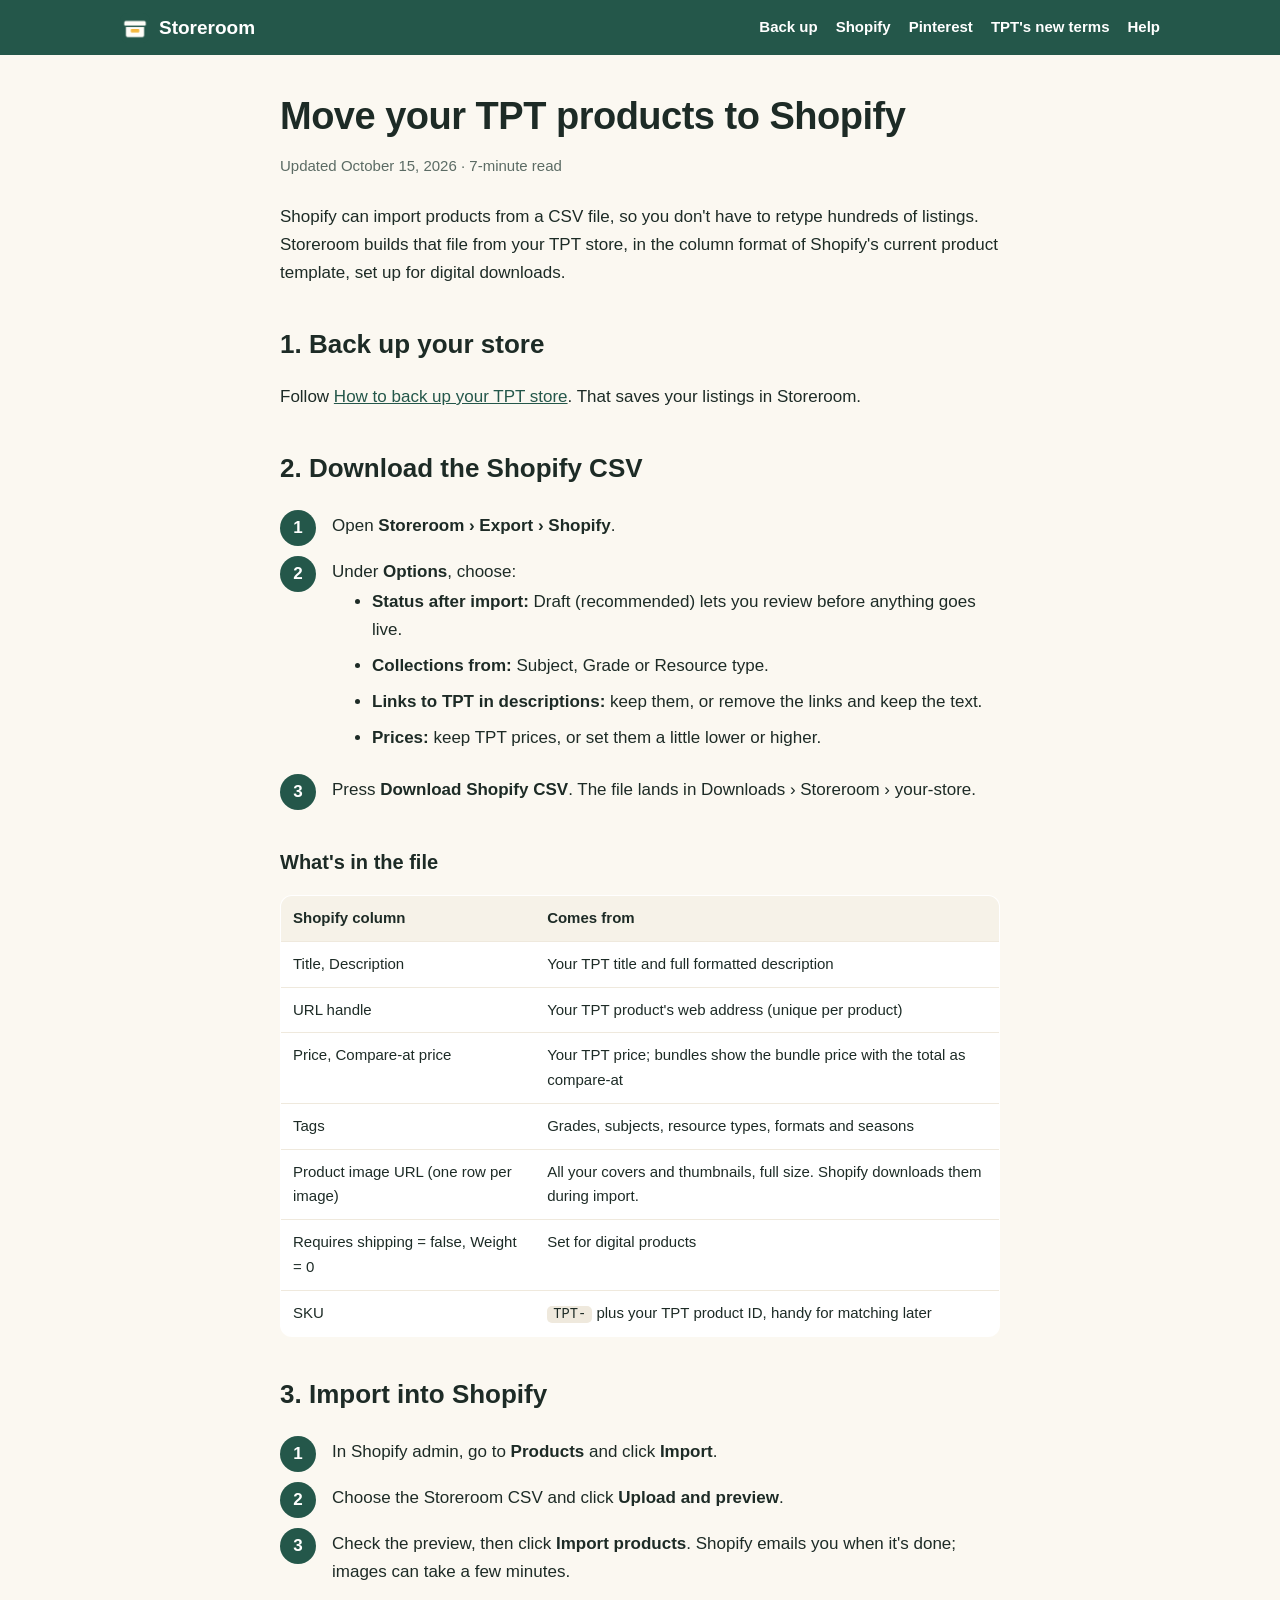
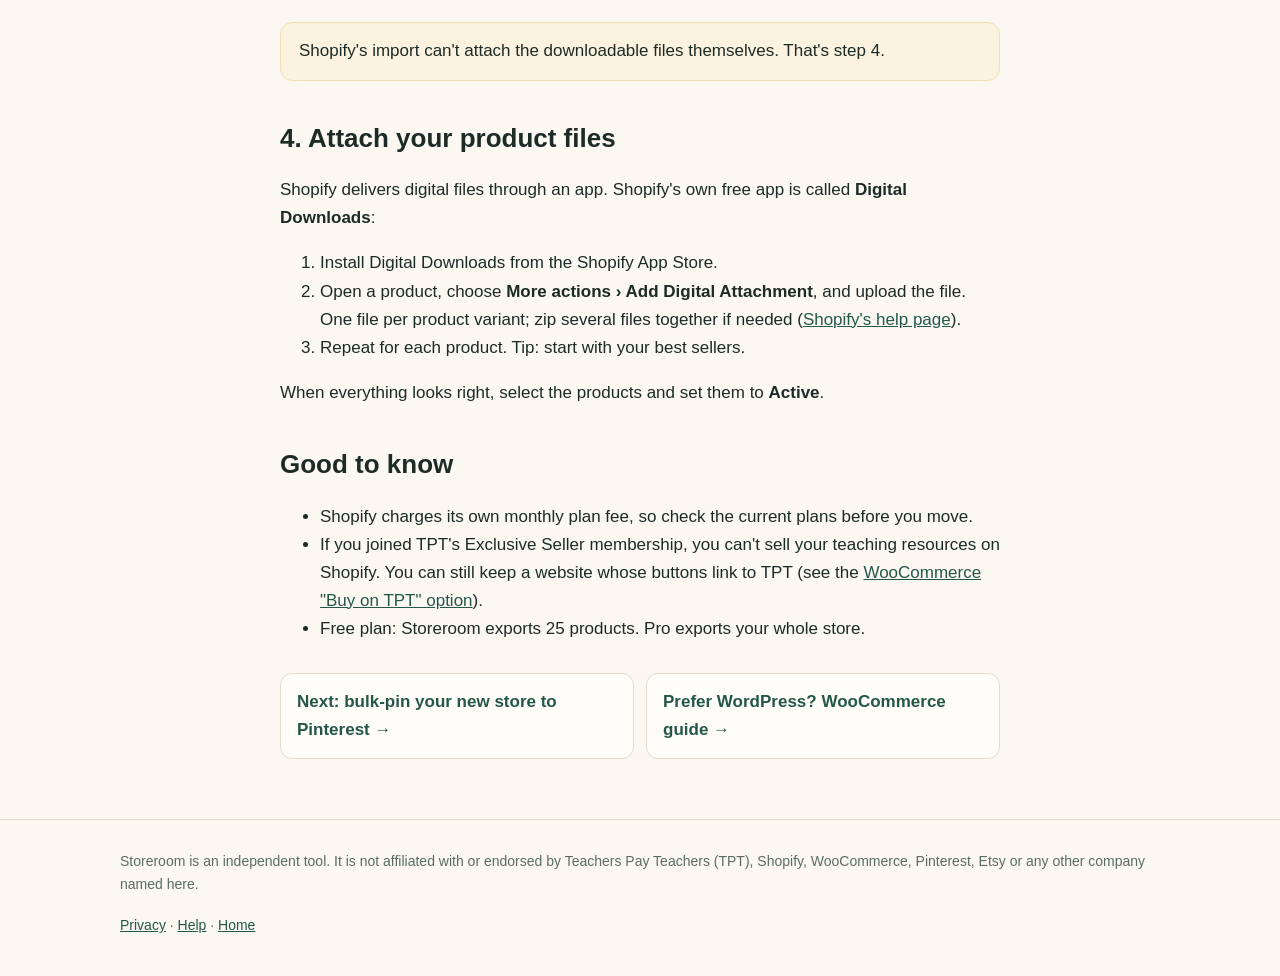
<file: move-tpt-to-shopify.html>
<!doctype html>
<html lang="en">
<head>
<meta charset="utf-8">
<meta name="viewport" content="width=device-width, initial-scale=1">
<title>How to Move Your TPT Products to Shopify (CSV Import, 2026)</title>
<meta name="description" content="Import your Teachers Pay Teachers products into Shopify with one CSV: titles, descriptions, prices, images and tags, set up as digital products. Step by step.">
<link rel="canonical" href="https://nkiro33.github.io/storeroom/move-tpt-to-shopify.html">
<meta property="og:title" content="How to Move Your TPT Products to Shopify (CSV Import, 2026)">
<meta property="og:description" content="Import your Teachers Pay Teachers products into Shopify with one CSV: titles, descriptions, prices, images and tags, set up as digital products. Step by step.">
<meta property="og:image" content="https://nkiro33.github.io/storeroom/img/og.png">
<meta property="og:url" content="https://nkiro33.github.io/storeroom/move-tpt-to-shopify.html">
<meta name="twitter:card" content="summary_large_image">
<link rel="icon" href="img/favicon.png">
<link rel="stylesheet" href="style.css?v=08de852a">
</head>
<body>
<nav class="top"><div class="wrap">
  <a class="brand" href="index.html"><img src="img/icon128.png" alt="">Storeroom</a>
  <a href="backup-tpt-store.html">Back up</a>
  <a href="move-tpt-to-shopify.html">Shopify</a>
  <a href="bulk-pin-tpt-products.html">Pinterest</a>
  <a href="tpt-exclusive-vs-basic.html">TPT's new terms</a>
  <a href="support.html">Help</a>
</div></nav>
<article><div class="narrow">
  <h1>Move your TPT products to Shopify</h1>
  <p class="meta">Updated October 15, 2026 · 7-minute read</p>
  <p>Shopify can import products from a CSV file, so you don't have to retype hundreds of listings. Storeroom builds that file from your TPT store, in the column format of Shopify's current product template, set up for digital downloads.</p>

  <h2>1. Back up your store</h2>
  <p>Follow <a href="backup-tpt-store.html">How to back up your TPT store</a>. That saves your listings in Storeroom.</p>

  <h2>2. Download the Shopify CSV</h2>
  <ol class="steps">
    <li>Open <b>Storeroom › Export › Shopify</b>.</li>
    <li>Under <b>Options</b>, choose:
      <ul>
        <li><b>Status after import:</b> Draft (recommended) lets you review before anything goes live.</li>
        <li><b>Collections from:</b> Subject, Grade or Resource type.</li>
        <li><b>Links to TPT in descriptions:</b> keep them, or remove the links and keep the text.</li>
        <li><b>Prices:</b> keep TPT prices, or set them a little lower or higher.</li>
      </ul>
    </li>
    <li>Press <b>Download Shopify CSV</b>. The file lands in Downloads › Storeroom › your-store.</li>
  </ol>

  <h3>What's in the file</h3>
  <table class="t">
    <tr><th>Shopify column</th><th>Comes from</th></tr>
    <tr><td>Title, Description</td><td>Your TPT title and full formatted description</td></tr>
    <tr><td>URL handle</td><td>Your TPT product's web address (unique per product)</td></tr>
    <tr><td>Price, Compare-at price</td><td>Your TPT price; bundles show the bundle price with the total as compare-at</td></tr>
    <tr><td>Tags</td><td>Grades, subjects, resource types, formats and seasons</td></tr>
    <tr><td>Product image URL (one row per image)</td><td>All your covers and thumbnails, full size. Shopify downloads them during import.</td></tr>
    <tr><td>Requires shipping = false, Weight = 0</td><td>Set for digital products</td></tr>
    <tr><td>SKU</td><td><code>TPT-</code> plus your TPT product ID, handy for matching later</td></tr>
  </table>

  <h2>3. Import into Shopify</h2>
  <ol class="steps">
    <li>In Shopify admin, go to <b>Products</b> and click <b>Import</b>.</li>
    <li>Choose the Storeroom CSV and click <b>Upload and preview</b>.</li>
    <li>Check the preview, then click <b>Import products</b>. Shopify emails you when it's done; images can take a few minutes.</li>
  </ol>
  <div class="note">Shopify's import can't attach the downloadable files themselves. That's step 4.</div>

  <h2>4. Attach your product files</h2>
  <p>Shopify delivers digital files through an app. Shopify's own free app is called <b>Digital Downloads</b>:</p>
  <ol>
    <li>Install Digital Downloads from the Shopify App Store.</li>
    <li>Open a product, choose <b>More actions › Add Digital Attachment</b>, and upload the file. One file per product variant; zip several files together if needed (<a href="https://help.shopify.com/manual/apps/apps-by-shopify/digital-downloads">Shopify's help page</a>).</li>
    <li>Repeat for each product. Tip: start with your best sellers.</li>
  </ol>
  <p>When everything looks right, select the products and set them to <b>Active</b>.</p>

  <h2>Good to know</h2>
  <ul>
    <li>Shopify charges its own monthly plan fee, so check the current plans before you move.</li>
    <li>If you joined TPT's Exclusive Seller membership, you can't sell your teaching resources on Shopify. You can still keep a website whose buttons link to TPT (see the <a href="move-tpt-to-woocommerce.html">WooCommerce "Buy on TPT" option</a>).</li>
    <li>Free plan: Storeroom exports 25 products. Pro exports your whole store.</li>
  </ul>
  <div class="next">
    <a href="bulk-pin-tpt-products.html">Next: bulk-pin your new store to Pinterest →</a>
    <a href="move-tpt-to-woocommerce.html">Prefer WordPress? WooCommerce guide →</a>
  </div>
</div></article>

<footer><div class="wrap">
  <span>Storeroom is an independent tool. It is not affiliated with or endorsed by Teachers Pay Teachers (TPT), Shopify, WooCommerce, Pinterest, Etsy or any other company named here.</span>
  <span><a href="privacy.html">Privacy</a> · <a href="support.html">Help</a> · <a href="index.html">Home</a></span>
</div></footer>
</body>
</html>
</file>
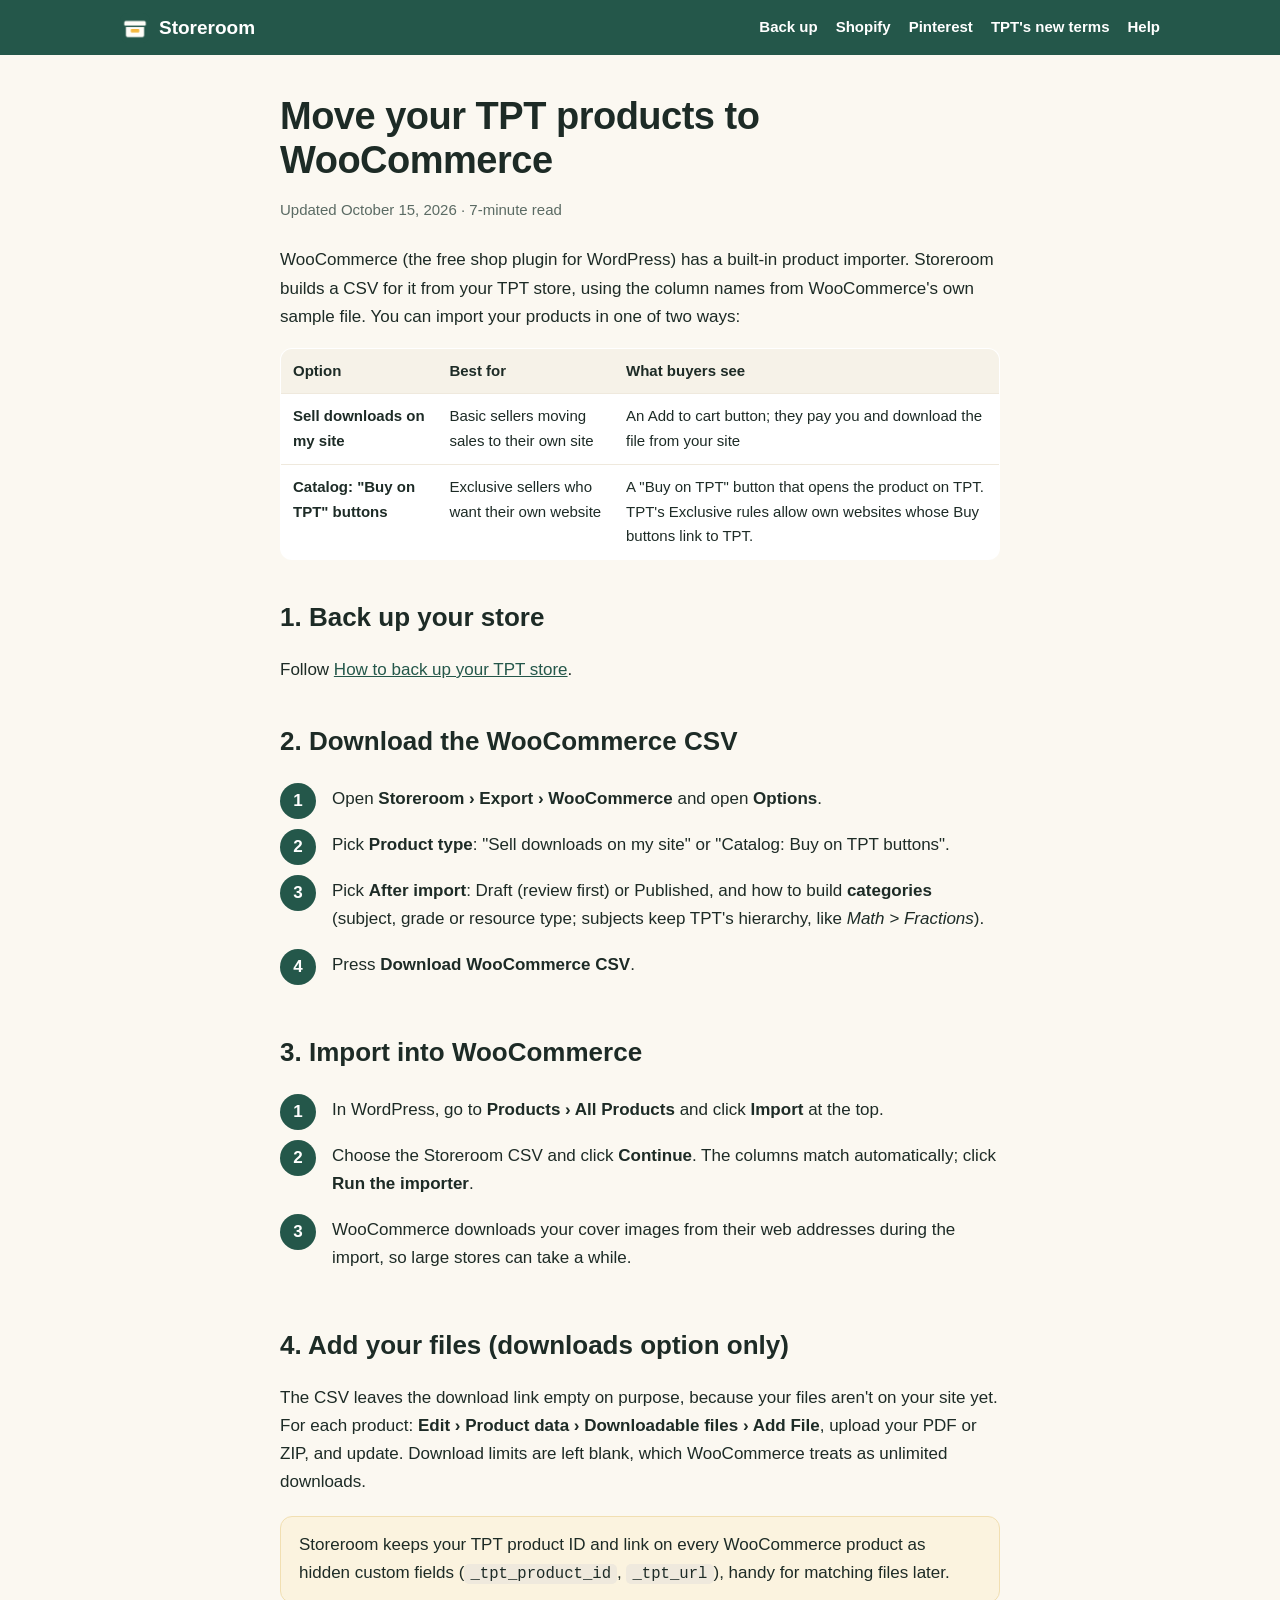
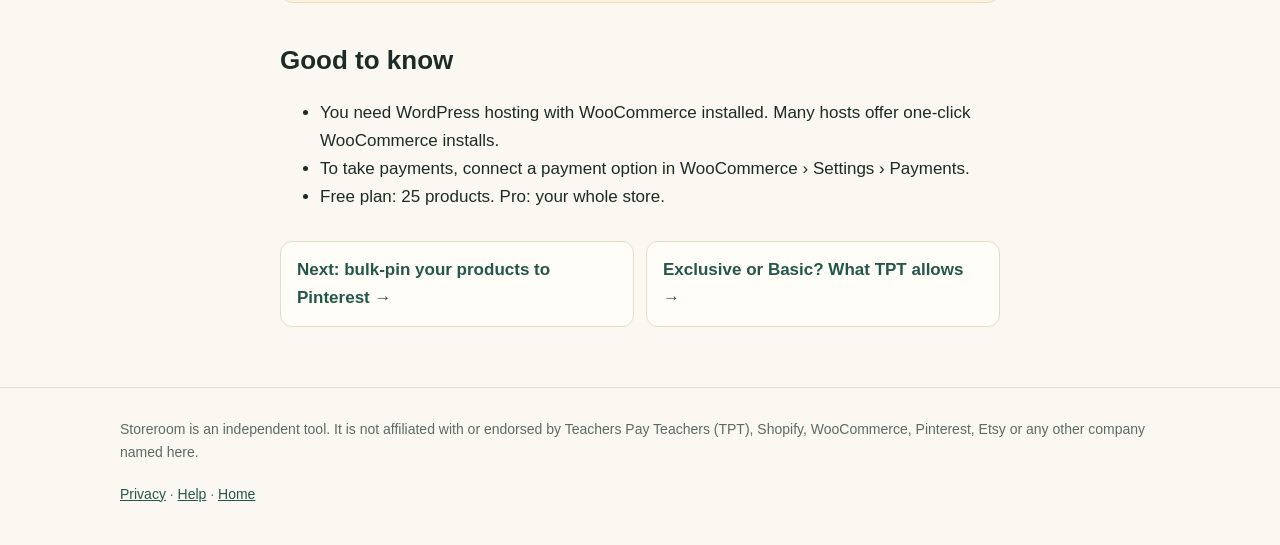
<file: move-tpt-to-woocommerce.html>
<!doctype html>
<html lang="en">
<head>
<meta charset="utf-8">
<meta name="viewport" content="width=device-width, initial-scale=1">
<title>How to Move Your TPT Products to WooCommerce (or a "Buy on TPT" Catalog)</title>
<meta name="description" content="Import your Teachers Pay Teachers products into a WordPress WooCommerce shop as downloadable products, or as an Exclusive-friendly catalog whose buttons say "Buy on TPT".">
<link rel="canonical" href="https://nkiro33.github.io/storeroom/move-tpt-to-woocommerce.html">
<meta property="og:title" content="How to Move Your TPT Products to WooCommerce (or a "Buy on TPT" Catalog)">
<meta property="og:description" content="Import your Teachers Pay Teachers products into a WordPress WooCommerce shop as downloadable products, or as an Exclusive-friendly catalog whose buttons say "Buy on TPT".">
<meta property="og:image" content="https://nkiro33.github.io/storeroom/img/og.png">
<meta property="og:url" content="https://nkiro33.github.io/storeroom/move-tpt-to-woocommerce.html">
<meta name="twitter:card" content="summary_large_image">
<link rel="icon" href="img/favicon.png">
<link rel="stylesheet" href="style.css?v=08de852a">
</head>
<body>
<nav class="top"><div class="wrap">
  <a class="brand" href="index.html"><img src="img/icon128.png" alt="">Storeroom</a>
  <a href="backup-tpt-store.html">Back up</a>
  <a href="move-tpt-to-shopify.html">Shopify</a>
  <a href="bulk-pin-tpt-products.html">Pinterest</a>
  <a href="tpt-exclusive-vs-basic.html">TPT's new terms</a>
  <a href="support.html">Help</a>
</div></nav>
<article><div class="narrow">
  <h1>Move your TPT products to WooCommerce</h1>
  <p class="meta">Updated October 15, 2026 · 7-minute read</p>
  <p>WooCommerce (the free shop plugin for WordPress) has a built-in product importer. Storeroom builds a CSV for it from your TPT store, using the column names from WooCommerce's own sample file. You can import your products in one of two ways:</p>
  <table class="t">
    <tr><th>Option</th><th>Best for</th><th>What buyers see</th></tr>
    <tr><td><b>Sell downloads on my site</b></td><td>Basic sellers moving sales to their own site</td><td>An Add to cart button; they pay you and download the file from your site</td></tr>
    <tr><td><b>Catalog: "Buy on TPT" buttons</b></td><td>Exclusive sellers who want their own website</td><td>A "Buy on TPT" button that opens the product on TPT. TPT's Exclusive rules allow own websites whose Buy buttons link to TPT.</td></tr>
  </table>

  <h2>1. Back up your store</h2>
  <p>Follow <a href="backup-tpt-store.html">How to back up your TPT store</a>.</p>

  <h2>2. Download the WooCommerce CSV</h2>
  <ol class="steps">
    <li>Open <b>Storeroom › Export › WooCommerce</b> and open <b>Options</b>.</li>
    <li>Pick <b>Product type</b>: "Sell downloads on my site" or "Catalog: Buy on TPT buttons".</li>
    <li>Pick <b>After import</b>: Draft (review first) or Published, and how to build <b>categories</b> (subject, grade or resource type; subjects keep TPT's hierarchy, like <i>Math &gt; Fractions</i>).</li>
    <li>Press <b>Download WooCommerce CSV</b>.</li>
  </ol>

  <h2>3. Import into WooCommerce</h2>
  <ol class="steps">
    <li>In WordPress, go to <b>Products › All Products</b> and click <b>Import</b> at the top.</li>
    <li>Choose the Storeroom CSV and click <b>Continue</b>. The columns match automatically; click <b>Run the importer</b>.</li>
    <li>WooCommerce downloads your cover images from their web addresses during the import, so large stores can take a while.</li>
  </ol>

  <h2>4. Add your files (downloads option only)</h2>
  <p>The CSV leaves the download link empty on purpose, because your files aren't on your site yet. For each product: <b>Edit › Product data › Downloadable files › Add File</b>, upload your PDF or ZIP, and update. Download limits are left blank, which WooCommerce treats as unlimited downloads.</p>
  <div class="note">Storeroom keeps your TPT product ID and link on every WooCommerce product as hidden custom fields (<code>_tpt_product_id</code>, <code>_tpt_url</code>), handy for matching files later.</div>

  <h2>Good to know</h2>
  <ul>
    <li>You need WordPress hosting with WooCommerce installed. Many hosts offer one-click WooCommerce installs.</li>
    <li>To take payments, connect a payment option in WooCommerce › Settings › Payments.</li>
    <li>Free plan: 25 products. Pro: your whole store.</li>
  </ul>
  <div class="next">
    <a href="bulk-pin-tpt-products.html">Next: bulk-pin your products to Pinterest →</a>
    <a href="tpt-exclusive-vs-basic.html">Exclusive or Basic? What TPT allows →</a>
  </div>
</div></article>

<footer><div class="wrap">
  <span>Storeroom is an independent tool. It is not affiliated with or endorsed by Teachers Pay Teachers (TPT), Shopify, WooCommerce, Pinterest, Etsy or any other company named here.</span>
  <span><a href="privacy.html">Privacy</a> · <a href="support.html">Help</a> · <a href="index.html">Home</a></span>
</div></footer>
</body>
</html>
</file>
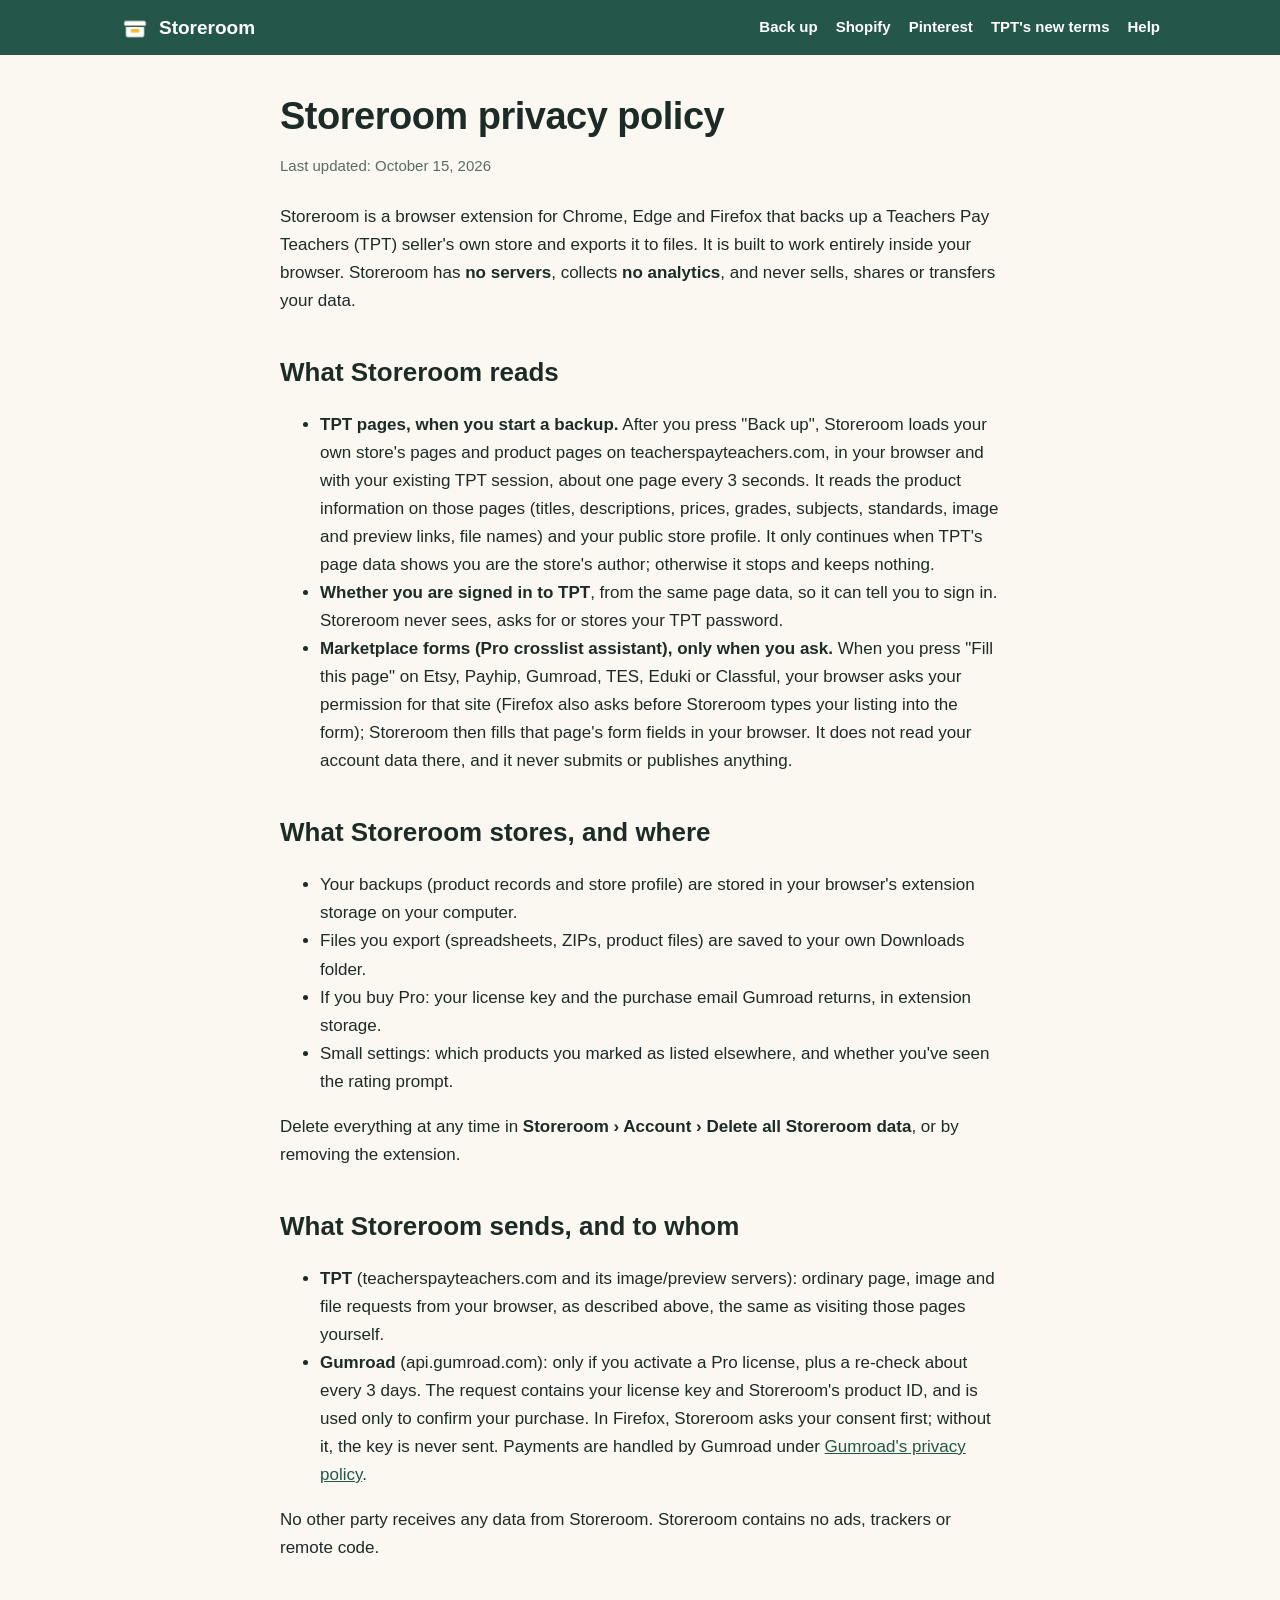
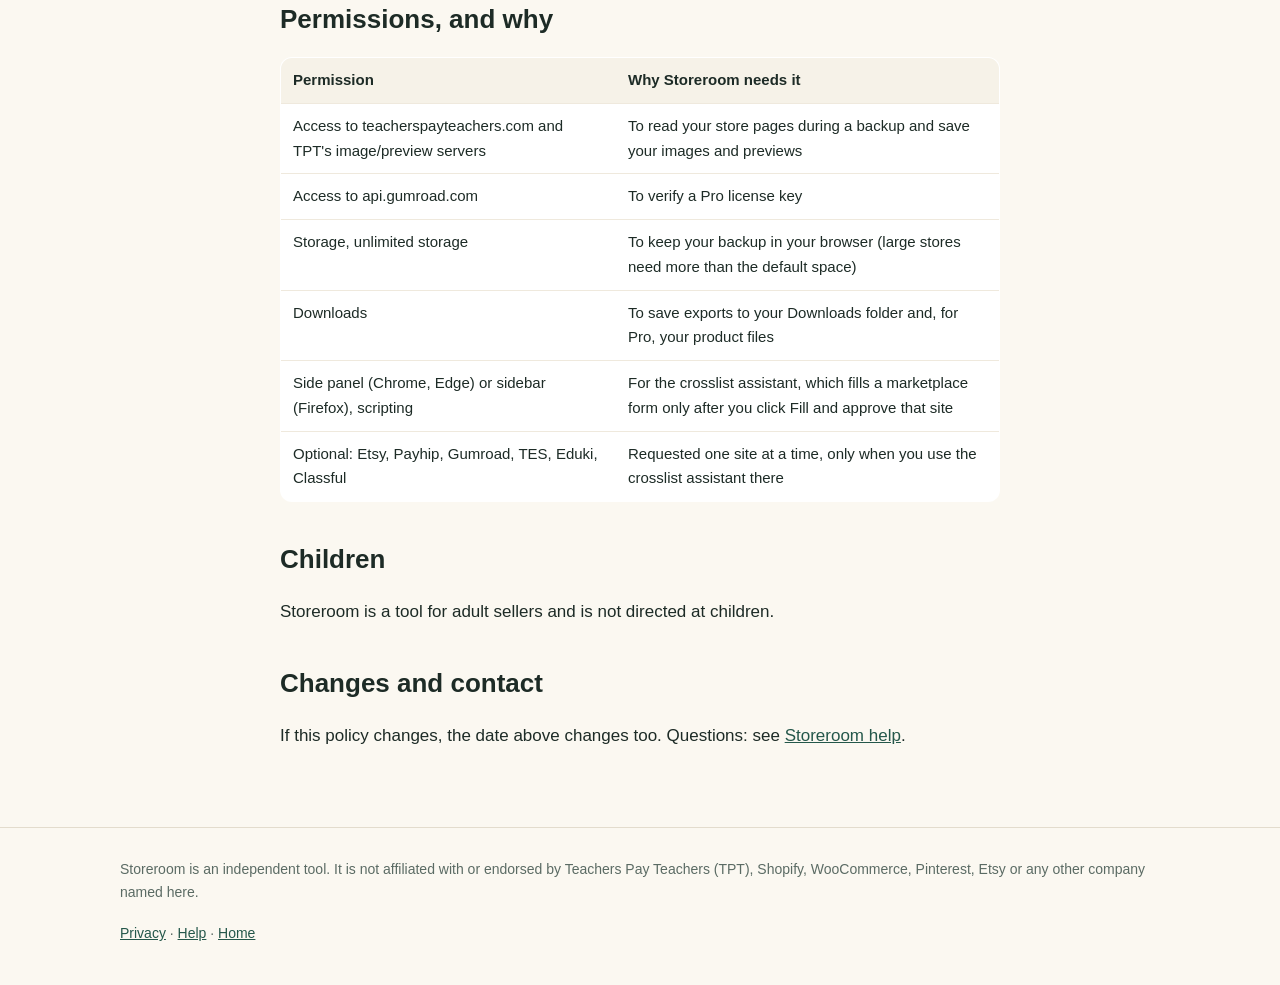
<file: privacy.html>
<!doctype html>
<html lang="en">
<head>
<meta charset="utf-8">
<meta name="viewport" content="width=device-width, initial-scale=1">
<title>Storeroom Privacy Policy</title>
<meta name="description" content="Storeroom runs entirely in your browser. What it reads, what it stores, and the only two services it ever contacts.">
<link rel="canonical" href="https://nkiro33.github.io/storeroom/privacy.html">
<meta property="og:title" content="Storeroom Privacy Policy">
<meta property="og:description" content="Storeroom runs entirely in your browser. What it reads, what it stores, and the only two services it ever contacts.">
<meta property="og:image" content="https://nkiro33.github.io/storeroom/img/og.png">
<meta property="og:url" content="https://nkiro33.github.io/storeroom/privacy.html">
<meta name="twitter:card" content="summary_large_image">
<link rel="icon" href="img/favicon.png">
<link rel="stylesheet" href="style.css?v=08de852a">
</head>
<body>
<nav class="top"><div class="wrap">
  <a class="brand" href="index.html"><img src="img/icon128.png" alt="">Storeroom</a>
  <a href="backup-tpt-store.html">Back up</a>
  <a href="move-tpt-to-shopify.html">Shopify</a>
  <a href="bulk-pin-tpt-products.html">Pinterest</a>
  <a href="tpt-exclusive-vs-basic.html">TPT's new terms</a>
  <a href="support.html">Help</a>
</div></nav>
<article><div class="narrow">
  <h1>Storeroom privacy policy</h1>
  <p class="meta">Last updated: October 15, 2026</p>
  <p>Storeroom is a browser extension for Chrome, Edge and Firefox that backs up a Teachers Pay Teachers (TPT) seller's own store and exports it to files. It is built to work entirely inside your browser. Storeroom has <b>no servers</b>, collects <b>no analytics</b>, and never sells, shares or transfers your data.</p>

  <h2>What Storeroom reads</h2>
  <ul>
    <li><b>TPT pages, when you start a backup.</b> After you press "Back up", Storeroom loads your own store's pages and product pages on teacherspayteachers.com, in your browser and with your existing TPT session, about one page every 3 seconds. It reads the product information on those pages (titles, descriptions, prices, grades, subjects, standards, image and preview links, file names) and your public store profile. It only continues when TPT's page data shows you are the store's author; otherwise it stops and keeps nothing.</li>
    <li><b>Whether you are signed in to TPT</b>, from the same page data, so it can tell you to sign in. Storeroom never sees, asks for or stores your TPT password.</li>
    <li><b>Marketplace forms (Pro crosslist assistant), only when you ask.</b> When you press "Fill this page" on Etsy, Payhip, Gumroad, TES, Eduki or Classful, your browser asks your permission for that site (Firefox also asks before Storeroom types your listing into the form); Storeroom then fills that page's form fields in your browser. It does not read your account data there, and it never submits or publishes anything.</li>
  </ul>

  <h2>What Storeroom stores, and where</h2>
  <ul>
    <li>Your backups (product records and store profile) are stored in your browser's extension storage on your computer.</li>
    <li>Files you export (spreadsheets, ZIPs, product files) are saved to your own Downloads folder.</li>
    <li>If you buy Pro: your license key and the purchase email Gumroad returns, in extension storage.</li>
    <li>Small settings: which products you marked as listed elsewhere, and whether you've seen the rating prompt.</li>
  </ul>
  <p>Delete everything at any time in <b>Storeroom › Account › Delete all Storeroom data</b>, or by removing the extension.</p>

  <h2>What Storeroom sends, and to whom</h2>
  <ul>
    <li><b>TPT</b> (teacherspayteachers.com and its image/preview servers): ordinary page, image and file requests from your browser, as described above, the same as visiting those pages yourself.</li>
    <li><b>Gumroad</b> (api.gumroad.com): only if you activate a Pro license, plus a re-check about every 3 days. The request contains your license key and Storeroom's product ID, and is used only to confirm your purchase. In Firefox, Storeroom asks your consent first; without it, the key is never sent. Payments are handled by Gumroad under <a href="https://gumroad.com/privacy">Gumroad's privacy policy</a>.</li>
  </ul>
  <p>No other party receives any data from Storeroom. Storeroom contains no ads, trackers or remote code.</p>

  <h2>Permissions, and why</h2>
  <table class="t">
    <tr><th>Permission</th><th>Why Storeroom needs it</th></tr>
    <tr><td>Access to teacherspayteachers.com and TPT's image/preview servers</td><td>To read your store pages during a backup and save your images and previews</td></tr>
    <tr><td>Access to api.gumroad.com</td><td>To verify a Pro license key</td></tr>
    <tr><td>Storage, unlimited storage</td><td>To keep your backup in your browser (large stores need more than the default space)</td></tr>
    <tr><td>Downloads</td><td>To save exports to your Downloads folder and, for Pro, your product files</td></tr>
    <tr><td>Side panel (Chrome, Edge) or sidebar (Firefox), scripting</td><td>For the crosslist assistant, which fills a marketplace form only after you click Fill and approve that site</td></tr>
    <tr><td>Optional: Etsy, Payhip, Gumroad, TES, Eduki, Classful</td><td>Requested one site at a time, only when you use the crosslist assistant there</td></tr>
  </table>

  <h2>Children</h2>
  <p>Storeroom is a tool for adult sellers and is not directed at children.</p>

  <h2>Changes and contact</h2>
  <p>If this policy changes, the date above changes too. Questions: see <a href="support.html">Storeroom help</a>.</p>
</div></article>

<footer><div class="wrap">
  <span>Storeroom is an independent tool. It is not affiliated with or endorsed by Teachers Pay Teachers (TPT), Shopify, WooCommerce, Pinterest, Etsy or any other company named here.</span>
  <span><a href="privacy.html">Privacy</a> · <a href="support.html">Help</a> · <a href="index.html">Home</a></span>
</div></footer>
</body>
</html>
</file>
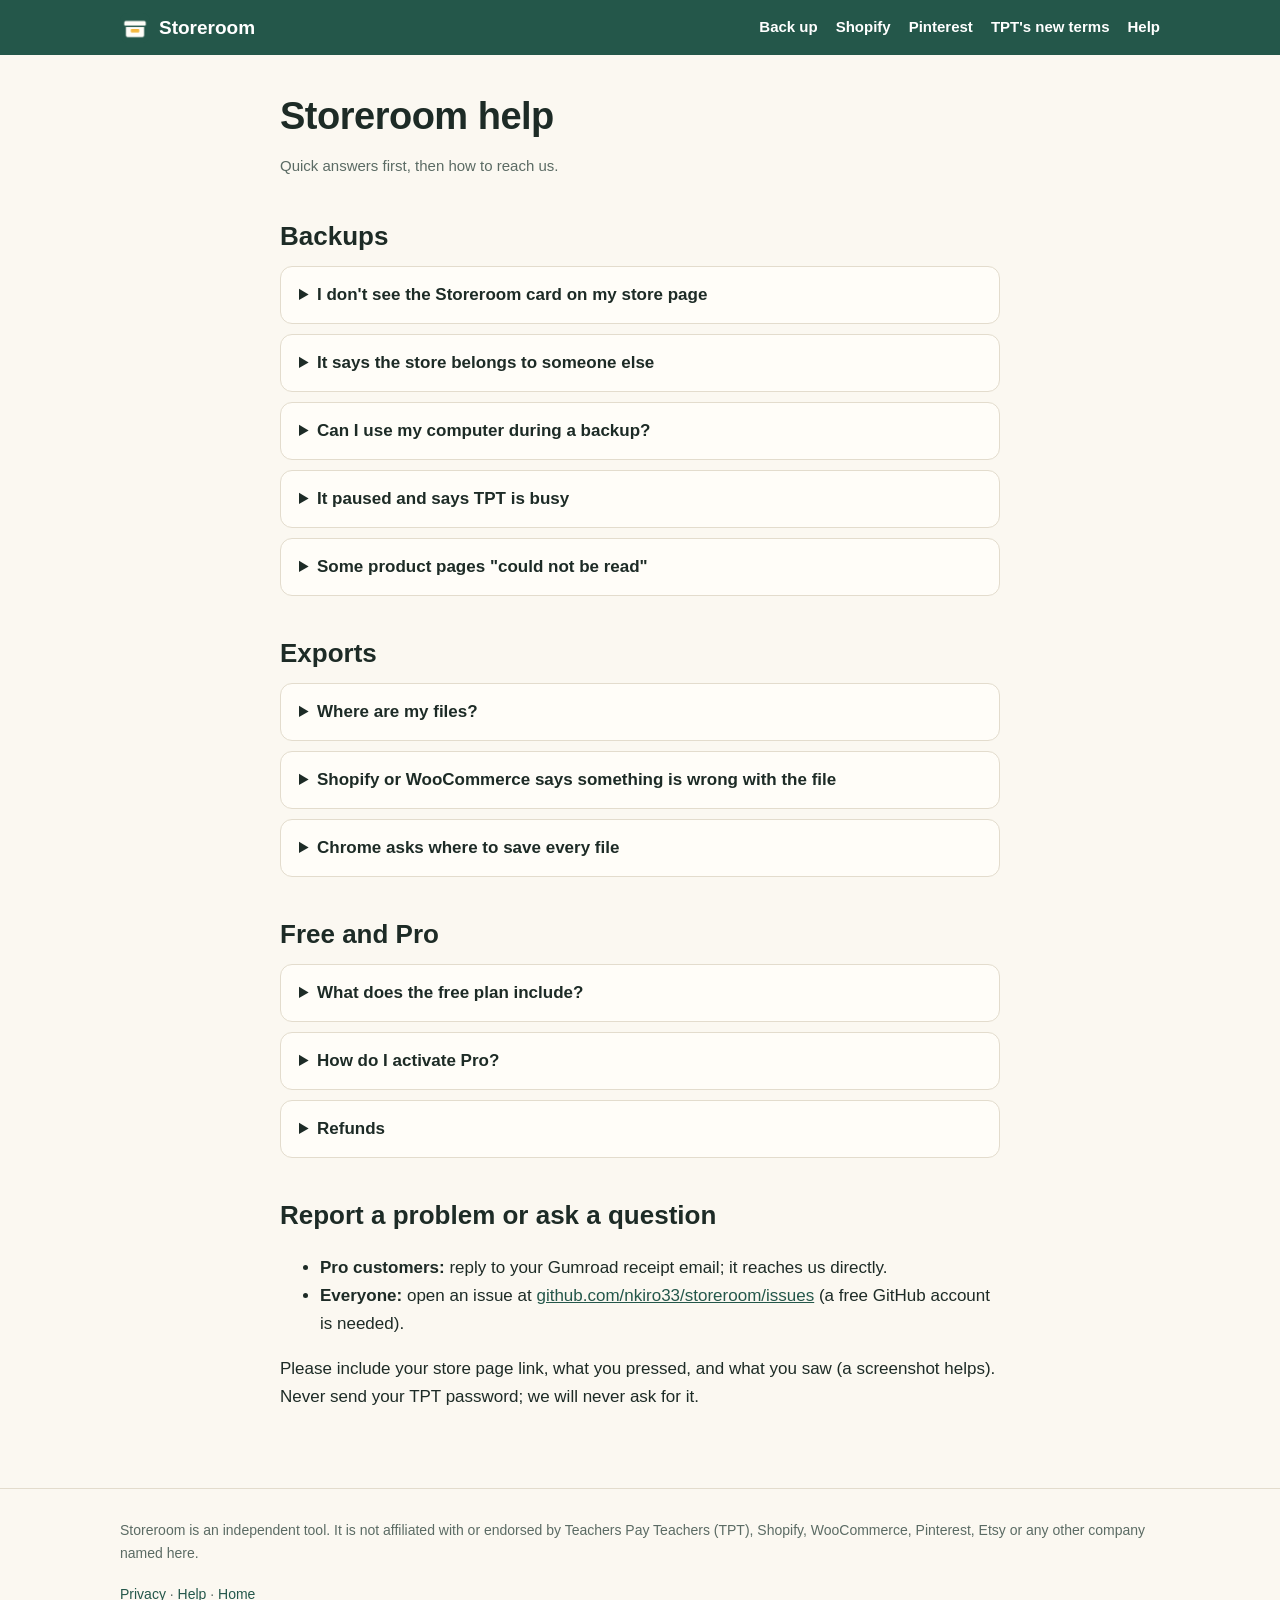
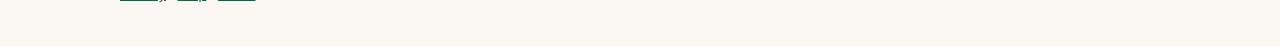
<file: support.html>
<!doctype html>
<html lang="en">
<head>
<meta charset="utf-8">
<meta name="viewport" content="width=device-width, initial-scale=1">
<title>Storeroom Help: Backups, Exports and Pro</title>
<meta name="description" content="Answers to common Storeroom questions: starting a backup, pausing, free vs Pro, license keys, imports, and how to report a problem.">
<link rel="canonical" href="https://nkiro33.github.io/storeroom/support.html">
<meta property="og:title" content="Storeroom Help: Backups, Exports and Pro">
<meta property="og:description" content="Answers to common Storeroom questions: starting a backup, pausing, free vs Pro, license keys, imports, and how to report a problem.">
<meta property="og:image" content="https://nkiro33.github.io/storeroom/img/og.png">
<meta property="og:url" content="https://nkiro33.github.io/storeroom/support.html">
<meta name="twitter:card" content="summary_large_image">
<link rel="icon" href="img/favicon.png">
<link rel="stylesheet" href="style.css?v=08de852a">
</head>
<body>
<nav class="top"><div class="wrap">
  <a class="brand" href="index.html"><img src="img/icon128.png" alt="">Storeroom</a>
  <a href="backup-tpt-store.html">Back up</a>
  <a href="move-tpt-to-shopify.html">Shopify</a>
  <a href="bulk-pin-tpt-products.html">Pinterest</a>
  <a href="tpt-exclusive-vs-basic.html">TPT's new terms</a>
  <a href="support.html">Help</a>
</div></nav>
<article><div class="narrow faq">
  <h1>Storeroom help</h1>
  <p class="meta">Quick answers first, then how to reach us.</p>

  <h2>Backups</h2>
  <details><summary>I don't see the Storeroom card on my store page</summary><p>Make sure you're signed in to TPT in the same browser, then open your public store page (teacherspayteachers.com/store/your-store-name) and reload it. The card only appears on a store TPT says you own. You can also click the Storeroom icon in the toolbar and press "Back up this store".</p></details>
  <details><summary>It says the store belongs to someone else</summary><p>Storeroom only backs up the store you're signed in to. If it's your store, sign out of TPT and back in, then try again. If it still happens, tell us (below).</p></details>
  <details><summary>Can I use my computer during a backup?</summary><p>Yes. Keep the TPT tab where it's running open; use other tabs and apps as usual. If you close it, open any TPT page later and Storeroom continues where it stopped.</p></details>
  <details><summary>It paused and says TPT is busy</summary><p>Storeroom waits and retries when TPT asks it to slow down, then pauses after a few tries. Press Resume later. Nothing is lost.</p></details>
  <details><summary>Some product pages "could not be read"</summary><p>Usually products that were removed or hidden. Their listing details (title, price, short description, images) are still in your backup.</p></details>

  <h2>Exports</h2>
  <details><summary>Where are my files?</summary><p>In your Downloads folder, inside Storeroom › your-store-name.</p></details>
  <details><summary>Shopify or WooCommerce says something is wrong with the file</summary><p>Send us the error message and which export you used. Don't edit the column names; both importers rely on them.</p></details>
  <details><summary>Chrome asks where to save every file</summary><p>Turn off "Ask where to save each file before downloading" in Chrome Settings › Downloads while you export, especially before saving product files.</p></details>

  <h2>Free and Pro</h2>
  <details><summary>What does the free plan include?</summary><p>Storeroom finds every product in your store and gives you full details, the backup spreadsheet and every export format for 25 products, so you can try it all with your own store.</p></details>
  <details><summary>How do I activate Pro?</summary><p>Buy Pro on Gumroad; your license key arrives by email right after checkout. Open Storeroom › Account (or the Upgrade page), paste the key and press Activate. Then press "Back up the other…" on the Backup tab to finish your full backup. One key works on up to 5 browsers.</p></details>
  <details><summary>Refunds</summary><p>30 days, no questions: reply to your Gumroad receipt.</p></details>

  <h2>Report a problem or ask a question</h2>
  <ul>
    <li><b>Pro customers:</b> reply to your Gumroad receipt email; it reaches us directly.</li>
    <li><b>Everyone:</b> open an issue at <a href="https://github.com/nkiro33/storeroom/issues">github.com/nkiro33/storeroom/issues</a> (a free GitHub account is needed).</li>
  </ul>
  <p>Please include your store page link, what you pressed, and what you saw (a screenshot helps). Never send your TPT password; we will never ask for it.</p>
</div></article>

<footer><div class="wrap">
  <span>Storeroom is an independent tool. It is not affiliated with or endorsed by Teachers Pay Teachers (TPT), Shopify, WooCommerce, Pinterest, Etsy or any other company named here.</span>
  <span><a href="privacy.html">Privacy</a> · <a href="support.html">Help</a> · <a href="index.html">Home</a></span>
</div></footer>
</body>
</html>
</file>
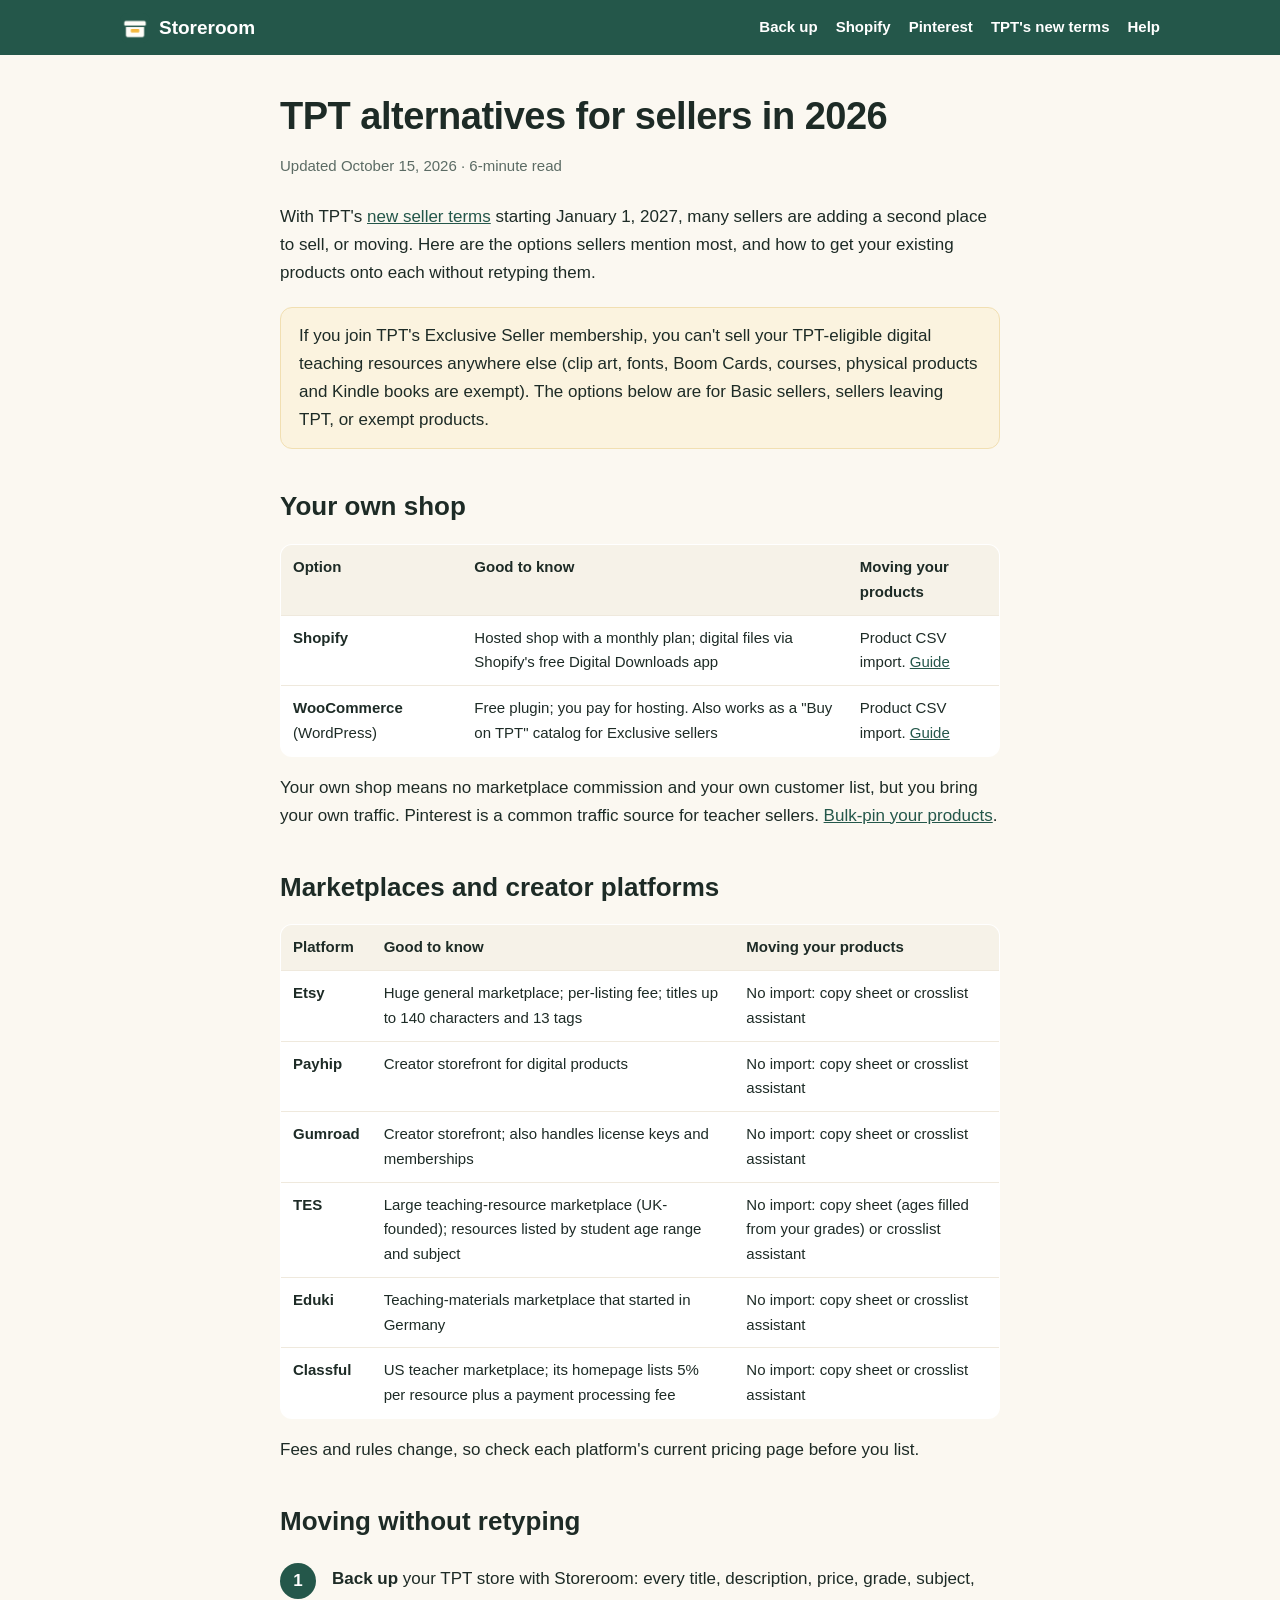
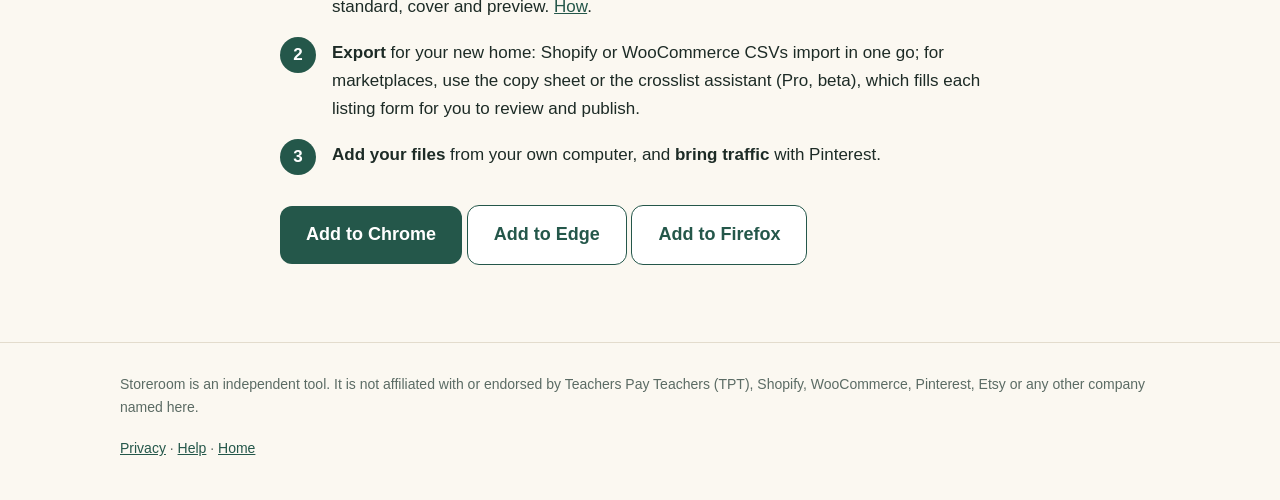
<file: tpt-alternatives.html>
<!doctype html>
<html lang="en">
<head>
<meta charset="utf-8">
<meta name="viewport" content="width=device-width, initial-scale=1">
<title>TPT Alternatives for Sellers (2026): Where to Sell Teaching Resources Besides Teachers Pay Teachers</title>
<meta name="description" content="Where TPT sellers are moving or adding a second store in 2026: your own Shopify or WooCommerce shop, Etsy, Payhip, Gumroad, TES, Eduki and Classful, and how to move your products to each.">
<link rel="canonical" href="https://nkiro33.github.io/storeroom/tpt-alternatives.html">
<meta property="og:title" content="TPT Alternatives for Sellers (2026): Where to Sell Teaching Resources Besides Teachers Pay Teachers">
<meta property="og:description" content="Where TPT sellers are moving or adding a second store in 2026: your own Shopify or WooCommerce shop, Etsy, Payhip, Gumroad, TES, Eduki and Classful, and how to move your products to each.">
<meta property="og:image" content="https://nkiro33.github.io/storeroom/img/og.png">
<meta property="og:url" content="https://nkiro33.github.io/storeroom/tpt-alternatives.html">
<meta name="twitter:card" content="summary_large_image">
<link rel="icon" href="img/favicon.png">
<link rel="stylesheet" href="style.css?v=08de852a">
</head>
<body>
<nav class="top"><div class="wrap">
  <a class="brand" href="index.html"><img src="img/icon128.png" alt="">Storeroom</a>
  <a href="backup-tpt-store.html">Back up</a>
  <a href="move-tpt-to-shopify.html">Shopify</a>
  <a href="bulk-pin-tpt-products.html">Pinterest</a>
  <a href="tpt-exclusive-vs-basic.html">TPT's new terms</a>
  <a href="support.html">Help</a>
</div></nav>
<article><div class="narrow">
  <h1>TPT alternatives for sellers in 2026</h1>
  <p class="meta">Updated October 15, 2026 · 6-minute read</p>
  <p>With TPT's <a href="tpt-exclusive-vs-basic.html">new seller terms</a> starting January 1, 2027, many sellers are adding a second place to sell, or moving. Here are the options sellers mention most, and how to get your existing products onto each without retyping them.</p>
  <div class="note">If you join TPT's Exclusive Seller membership, you can't sell your TPT-eligible digital teaching resources anywhere else (clip art, fonts, Boom Cards, courses, physical products and Kindle books are exempt). The options below are for Basic sellers, sellers leaving TPT, or exempt products.</div>

  <h2>Your own shop</h2>
  <table class="t">
    <tr><th>Option</th><th>Good to know</th><th>Moving your products</th></tr>
    <tr><td><b>Shopify</b></td><td>Hosted shop with a monthly plan; digital files via Shopify's free Digital Downloads app</td><td>Product CSV import. <a href="move-tpt-to-shopify.html">Guide</a></td></tr>
    <tr><td><b>WooCommerce</b> (WordPress)</td><td>Free plugin; you pay for hosting. Also works as a "Buy on TPT" catalog for Exclusive sellers</td><td>Product CSV import. <a href="move-tpt-to-woocommerce.html">Guide</a></td></tr>
  </table>
  <p>Your own shop means no marketplace commission and your own customer list, but you bring your own traffic. Pinterest is a common traffic source for teacher sellers. <a href="bulk-pin-tpt-products.html">Bulk-pin your products</a>.</p>

  <h2>Marketplaces and creator platforms</h2>
  <table class="t">
    <tr><th>Platform</th><th>Good to know</th><th>Moving your products</th></tr>
    <tr><td><b>Etsy</b></td><td>Huge general marketplace; per-listing fee; titles up to 140 characters and 13 tags</td><td>No import: copy sheet or crosslist assistant</td></tr>
    <tr><td><b>Payhip</b></td><td>Creator storefront for digital products</td><td>No import: copy sheet or crosslist assistant</td></tr>
    <tr><td><b>Gumroad</b></td><td>Creator storefront; also handles license keys and memberships</td><td>No import: copy sheet or crosslist assistant</td></tr>
    <tr><td><b>TES</b></td><td>Large teaching-resource marketplace (UK-founded); resources listed by student age range and subject</td><td>No import: copy sheet (ages filled from your grades) or crosslist assistant</td></tr>
    <tr><td><b>Eduki</b></td><td>Teaching-materials marketplace that started in Germany</td><td>No import: copy sheet or crosslist assistant</td></tr>
    <tr><td><b>Classful</b></td><td>US teacher marketplace; its homepage lists 5% per resource plus a payment processing fee</td><td>No import: copy sheet or crosslist assistant</td></tr>
  </table>
  <p>Fees and rules change, so check each platform's current pricing page before you list.</p>

  <h2>Moving without retyping</h2>
  <ol class="steps">
    <li><b>Back up</b> your TPT store with Storeroom: every title, description, price, grade, subject, standard, cover and preview. <a href="backup-tpt-store.html">How</a>.</li>
    <li><b>Export</b> for your new home: Shopify or WooCommerce CSVs import in one go; for marketplaces, use the copy sheet or the crosslist assistant (Pro, beta), which fills each listing form for you to review and publish.</li>
    <li><b>Add your files</b> from your own computer, and <b>bring traffic</b> with Pinterest.</li>
  </ol>
  <p><a class="cta" href="https://chromewebstore.google.com/detail/nmfblnbdbphkchoggcbmedejegikmcem">Add to Chrome</a> <a class="cta alt" href="https://microsoftedge.microsoft.com/addons/detail/lgbofabfmceceknhdinjmoidhicbokeg">Add to Edge</a> <a class="cta alt" href="https://addons.mozilla.org/firefox/addon/storeroom-tpt-backup/">Add to Firefox</a></p>
</div></article>

<footer><div class="wrap">
  <span>Storeroom is an independent tool. It is not affiliated with or endorsed by Teachers Pay Teachers (TPT), Shopify, WooCommerce, Pinterest, Etsy or any other company named here.</span>
  <span><a href="privacy.html">Privacy</a> · <a href="support.html">Help</a> · <a href="index.html">Home</a></span>
</div></footer>
</body>
</html>
</file>
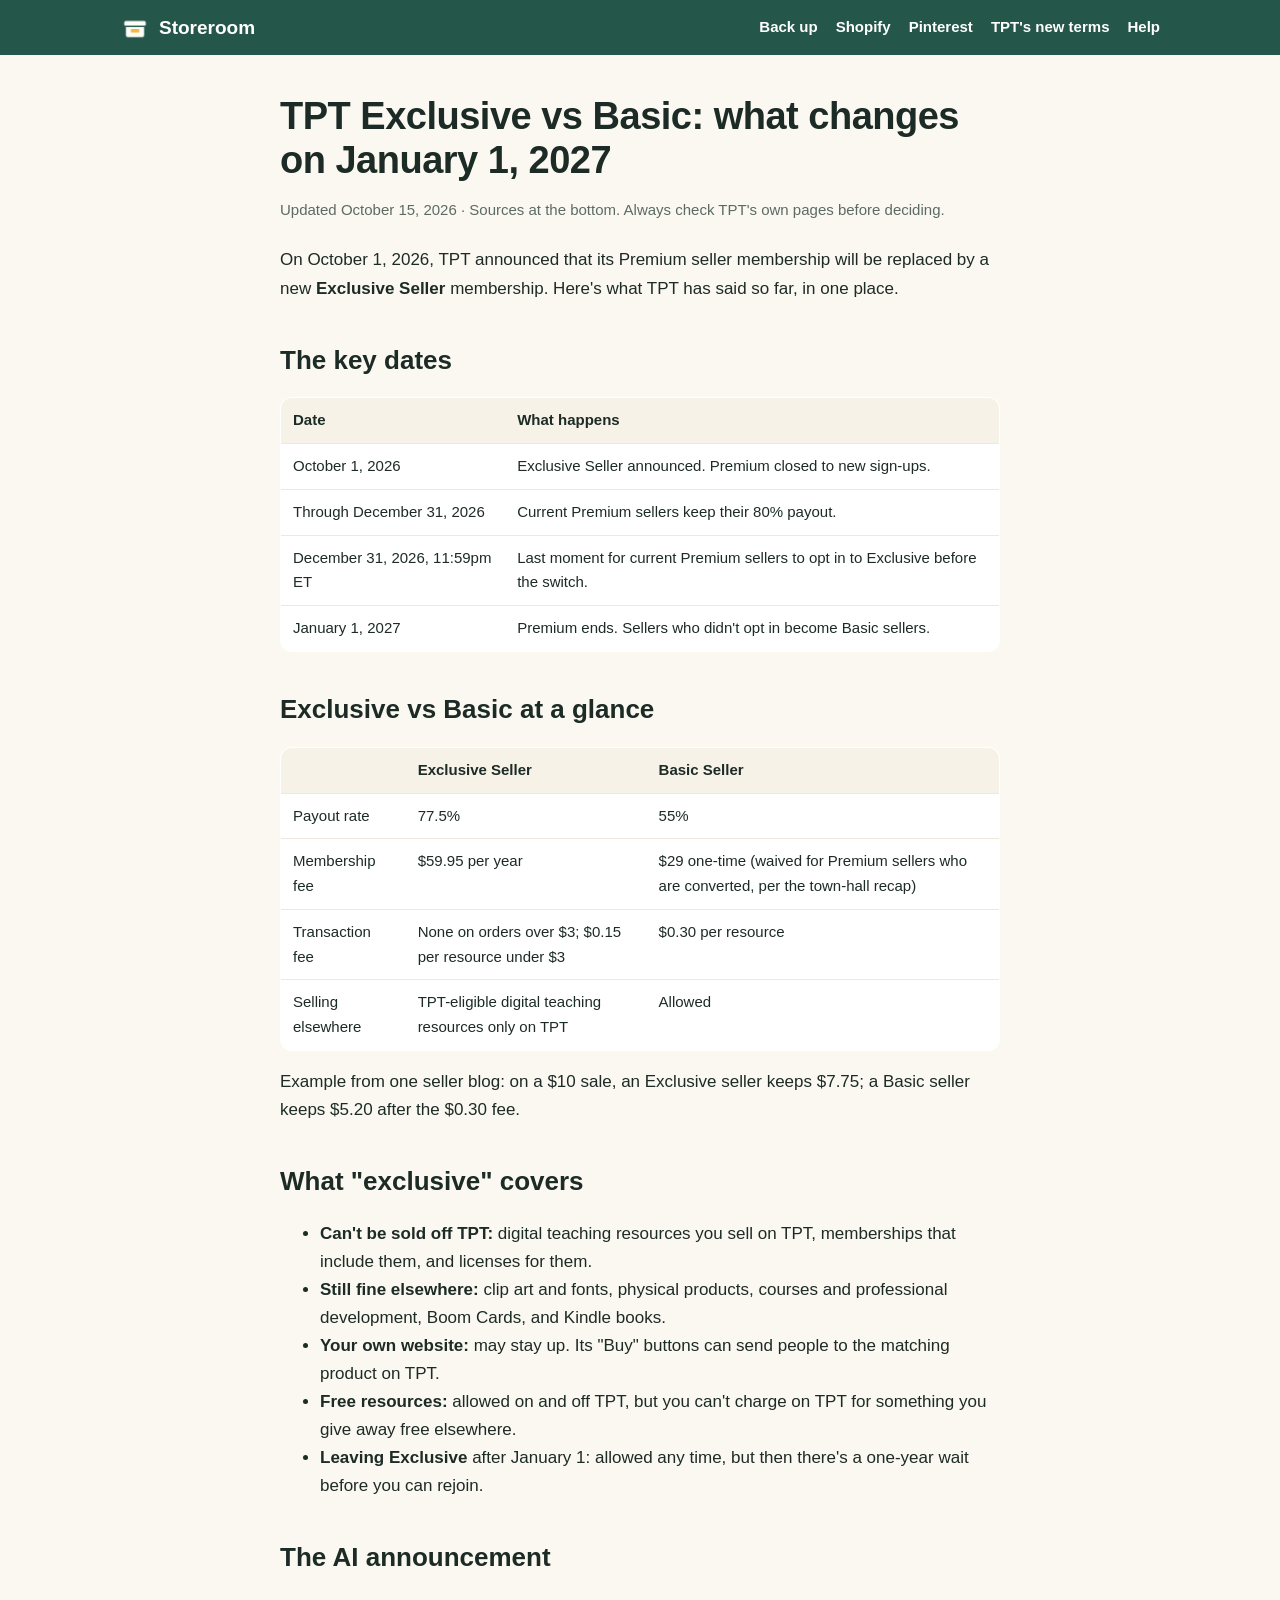
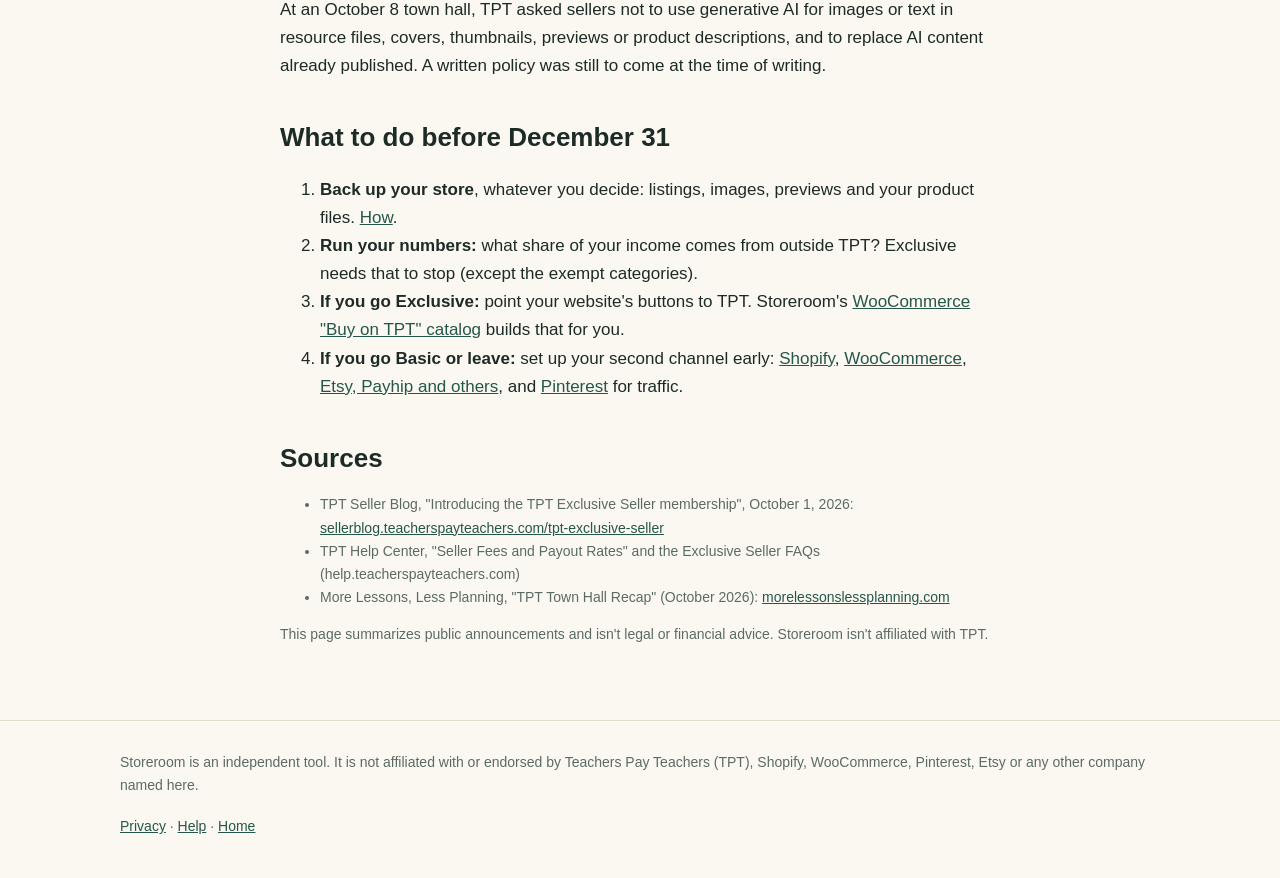
<file: tpt-exclusive-vs-basic.html>
<!doctype html>
<html lang="en">
<head>
<meta charset="utf-8">
<meta name="viewport" content="width=device-width, initial-scale=1">
<title>TPT Exclusive vs Basic Seller (January 1, 2027): What Changes, in Plain Words</title>
<meta name="description" content="TPT's new Exclusive Seller membership (77.5%) and Basic (55%) explained: dates, payouts, what you can still sell elsewhere, your own website, and what to do before December 31, 2026.">
<link rel="canonical" href="https://nkiro33.github.io/storeroom/tpt-exclusive-vs-basic.html">
<meta property="og:title" content="TPT Exclusive vs Basic Seller (January 1, 2027): What Changes, in Plain Words">
<meta property="og:description" content="TPT's new Exclusive Seller membership (77.5%) and Basic (55%) explained: dates, payouts, what you can still sell elsewhere, your own website, and what to do before December 31, 2026.">
<meta property="og:image" content="https://nkiro33.github.io/storeroom/img/og.png">
<meta property="og:url" content="https://nkiro33.github.io/storeroom/tpt-exclusive-vs-basic.html">
<meta name="twitter:card" content="summary_large_image">
<link rel="icon" href="img/favicon.png">
<link rel="stylesheet" href="style.css?v=08de852a">
</head>
<body>
<nav class="top"><div class="wrap">
  <a class="brand" href="index.html"><img src="img/icon128.png" alt="">Storeroom</a>
  <a href="backup-tpt-store.html">Back up</a>
  <a href="move-tpt-to-shopify.html">Shopify</a>
  <a href="bulk-pin-tpt-products.html">Pinterest</a>
  <a href="tpt-exclusive-vs-basic.html">TPT's new terms</a>
  <a href="support.html">Help</a>
</div></nav>
<article><div class="narrow">
  <h1>TPT Exclusive vs Basic: what changes on January 1, 2027</h1>
  <p class="meta">Updated October 15, 2026 · Sources at the bottom. Always check TPT's own pages before deciding.</p>

  <p>On October 1, 2026, TPT announced that its Premium seller membership will be replaced by a new <b>Exclusive Seller</b> membership. Here's what TPT has said so far, in one place.</p>

  <h2>The key dates</h2>
  <table class="t">
    <tr><th>Date</th><th>What happens</th></tr>
    <tr><td>October 1, 2026</td><td>Exclusive Seller announced. Premium closed to new sign-ups.</td></tr>
    <tr><td>Through December 31, 2026</td><td>Current Premium sellers keep their 80% payout.</td></tr>
    <tr><td>December 31, 2026, 11:59pm ET</td><td>Last moment for current Premium sellers to opt in to Exclusive before the switch.</td></tr>
    <tr><td>January 1, 2027</td><td>Premium ends. Sellers who didn't opt in become Basic sellers.</td></tr>
  </table>

  <h2>Exclusive vs Basic at a glance</h2>
  <table class="t">
    <tr><th></th><th>Exclusive Seller</th><th>Basic Seller</th></tr>
    <tr><td>Payout rate</td><td>77.5%</td><td>55%</td></tr>
    <tr><td>Membership fee</td><td>$59.95 per year</td><td>$29 one-time (waived for Premium sellers who are converted, per the town-hall recap)</td></tr>
    <tr><td>Transaction fee</td><td>None on orders over $3; $0.15 per resource under $3</td><td>$0.30 per resource</td></tr>
    <tr><td>Selling elsewhere</td><td>TPT-eligible digital teaching resources only on TPT</td><td>Allowed</td></tr>
  </table>
  <p>Example from one seller blog: on a $10 sale, an Exclusive seller keeps $7.75; a Basic seller keeps $5.20 after the $0.30 fee.</p>

  <h2>What "exclusive" covers</h2>
  <ul>
    <li><b>Can't be sold off TPT:</b> digital teaching resources you sell on TPT, memberships that include them, and licenses for them.</li>
    <li><b>Still fine elsewhere:</b> clip art and fonts, physical products, courses and professional development, Boom Cards, and Kindle books.</li>
    <li><b>Your own website:</b> may stay up. Its "Buy" buttons can send people to the matching product on TPT.</li>
    <li><b>Free resources:</b> allowed on and off TPT, but you can't charge on TPT for something you give away free elsewhere.</li>
    <li><b>Leaving Exclusive</b> after January 1: allowed any time, but then there's a one-year wait before you can rejoin.</li>
  </ul>

  <h2>The AI announcement</h2>
  <p>At an October 8 town hall, TPT asked sellers not to use generative AI for images or text in resource files, covers, thumbnails, previews or product descriptions, and to replace AI content already published. A written policy was still to come at the time of writing.</p>

  <h2>What to do before December 31</h2>
  <ol>
    <li><b>Back up your store</b>, whatever you decide: listings, images, previews and your product files. <a href="backup-tpt-store.html">How</a>.</li>
    <li><b>Run your numbers:</b> what share of your income comes from outside TPT? Exclusive needs that to stop (except the exempt categories).</li>
    <li><b>If you go Exclusive:</b> point your website's buttons to TPT. Storeroom's <a href="move-tpt-to-woocommerce.html">WooCommerce "Buy on TPT" catalog</a> builds that for you.</li>
    <li><b>If you go Basic or leave:</b> set up your second channel early: <a href="move-tpt-to-shopify.html">Shopify</a>, <a href="move-tpt-to-woocommerce.html">WooCommerce</a>, <a href="move-tpt-to-etsy-payhip.html">Etsy, Payhip and others</a>, and <a href="bulk-pin-tpt-products.html">Pinterest</a> for traffic.</li>
  </ol>

  <h2>Sources</h2>
  <ul class="small">
    <li>TPT Seller Blog, "Introducing the TPT Exclusive Seller membership", October 1, 2026: <a href="https://sellerblog.teacherspayteachers.com/tpt-exclusive-seller/">sellerblog.teacherspayteachers.com/tpt-exclusive-seller</a></li>
    <li>TPT Help Center, "Seller Fees and Payout Rates" and the Exclusive Seller FAQs (help.teacherspayteachers.com)</li>
    <li>More Lessons, Less Planning, "TPT Town Hall Recap" (October 2026): <a href="https://morelessonslessplanning.com/blog/tpt-town-hall-recap-ai-policy/">morelessonslessplanning.com</a></li>
  </ul>
  <p class="small">This page summarizes public announcements and isn't legal or financial advice. Storeroom isn't affiliated with TPT.</p>
</div></article>

<footer><div class="wrap">
  <span>Storeroom is an independent tool. It is not affiliated with or endorsed by Teachers Pay Teachers (TPT), Shopify, WooCommerce, Pinterest, Etsy or any other company named here.</span>
  <span><a href="privacy.html">Privacy</a> · <a href="support.html">Help</a> · <a href="index.html">Home</a></span>
</div></footer>
</body>
</html>
</file>
<file: style.css>
:root{--green:#24574a;--green-d:#1b4439;--green-l:#e8f4ee;--yellow:#f5b83d;--paper:#fbf8f1;--card:#fffdf8;--ink:#1d2b26;--muted:#5b6b64;--line:#e3dccd}
*{box-sizing:border-box}
html{-webkit-text-size-adjust:100%}
body{margin:0;font:17px/1.65 -apple-system,BlinkMacSystemFont,"Segoe UI",Roboto,Helvetica,Arial,sans-serif;color:var(--ink);background:var(--paper)}
a{color:var(--green)}
img{max-width:100%;height:auto}
.wrap{max-width:1080px;margin:0 auto;padding:0 20px}
.narrow{max-width:760px;margin:0 auto;padding:0 20px}
nav.top{background:var(--green);color:#fff}
nav.top .wrap{display:flex;align-items:center;gap:18px;padding-top:12px;padding-bottom:12px;flex-wrap:wrap}
nav.top a{color:#fff;text-decoration:none;font-weight:600;font-size:15px}
nav.top .brand{display:flex;align-items:center;gap:9px;font-size:19px;font-weight:800;margin-right:auto}
nav.top .brand img{width:30px;height:30px;border-radius:8px}
.hero{padding:56px 0 30px;text-align:center}
.hero h1{font-size:44px;line-height:1.12;margin:0 0 14px;letter-spacing:-.6px}
.hero p.lead{font-size:20px;color:var(--muted);max-width:720px;margin:0 auto 26px}
.cta{display:inline-flex;align-items:center;gap:8px;background:var(--green);color:#fff;text-decoration:none;font-weight:750;padding:14px 26px;border-radius:12px;font-size:18px}
.cta:hover{background:var(--green-d)}
.cta.gold{background:var(--yellow);color:#3d2e07}
.cta.alt{background:#fff;color:var(--green);border:1px solid var(--green)}
.ctas{display:flex;gap:12px;justify-content:center;flex-wrap:wrap}
.small{font-size:14px;color:var(--muted)}
.shot{margin:34px auto 0;border-radius:14px;box-shadow:0 20px 50px rgba(29,43,38,.22);display:block}
section{padding:46px 0}
section h2{font-size:32px;line-height:1.2;margin:0 0 10px;letter-spacing:-.4px}
.grid3{display:grid;grid-template-columns:repeat(auto-fit,minmax(260px,1fr));gap:18px;margin-top:22px}
.card{background:var(--card);border:1px solid var(--line);border-radius:16px;padding:22px}
.card h3{margin:0 0 6px;font-size:19px}
.card p{margin:0;color:#36463f}
.band{background:#fff;border-top:1px solid var(--line);border-bottom:1px solid var(--line)}
.steps{counter-reset:s;list-style:none;padding:0;margin:20px 0}
.steps>li{counter-increment:s;position:relative;padding:2px 0 16px 52px}
.steps>li::before{content:counter(s);position:absolute;left:0;top:0;width:36px;height:36px;border-radius:50%;background:var(--green);color:#fff;display:grid;place-items:center;font-weight:800}
.price{display:grid;grid-template-columns:repeat(auto-fit,minmax(280px,1fr));gap:18px;margin-top:20px}
.price .card.best{border:2px solid var(--green)}
.price b.big{font-size:42px;letter-spacing:-1px;display:block;line-height:1.1;margin:6px 0}
.price ul{padding-left:20px;margin:10px 0 0}
.faq details{background:var(--card);border:1px solid var(--line);border-radius:12px;padding:14px 18px;margin-bottom:10px}
.faq summary{cursor:pointer;font-weight:700}
.faq details p{margin:10px 0 0}
article{padding:40px 0 60px}
article h1{font-size:38px;line-height:1.15;margin:0 0 10px;letter-spacing:-.5px}
article h2{font-size:26px;margin:36px 0 8px}
article h3{font-size:20px;margin:26px 0 6px}
article .meta{color:var(--muted);font-size:15px;margin-bottom:24px}
.note{background:#fbf3df;border:1px solid #f1dfb2;border-radius:12px;padding:14px 18px;margin:20px 0}
.ok{background:var(--green-l);border:1px solid #c4e2d3;border-radius:12px;padding:14px 18px;margin:20px 0}
table.t{border-collapse:collapse;width:100%;background:#fff;border:1px solid var(--line);border-radius:12px;overflow:hidden;font-size:15px;margin:16px 0}
table.t th,table.t td{padding:10px 12px;border-bottom:1px solid #efe9dd;text-align:left;vertical-align:top}
table.t th{background:#f6f2e8}
code,kbd{background:#efe9dd;border-radius:5px;padding:1px 6px;font-size:.92em;overflow-wrap:anywhere}
.next{display:grid;grid-template-columns:repeat(auto-fit,minmax(220px,1fr));gap:12px;margin-top:30px}
.next a{display:block;background:var(--card);border:1px solid var(--line);border-radius:12px;padding:14px 16px;text-decoration:none;font-weight:650}
footer{border-top:1px solid var(--line);padding:30px 0 40px;color:var(--muted);font-size:14px}
footer .wrap{display:flex;gap:18px;flex-wrap:wrap;justify-content:space-between}
@media (max-width:640px){.hero h1{font-size:34px}article h1{font-size:30px}section h2{font-size:26px}body{font-size:16px}}
.steps li li{padding:2px 0 6px 0;list-style:disc}
.quote{margin:28px 0 0;padding:22px 24px;background:var(--card);border:1px solid var(--line);border-left:4px solid var(--yellow);border-radius:16px}
.quote blockquote{margin:0;font-size:18px;line-height:1.5;color:var(--ink)}
.quote figcaption{margin-top:10px;font-size:14px;color:var(--muted)}
</file>
